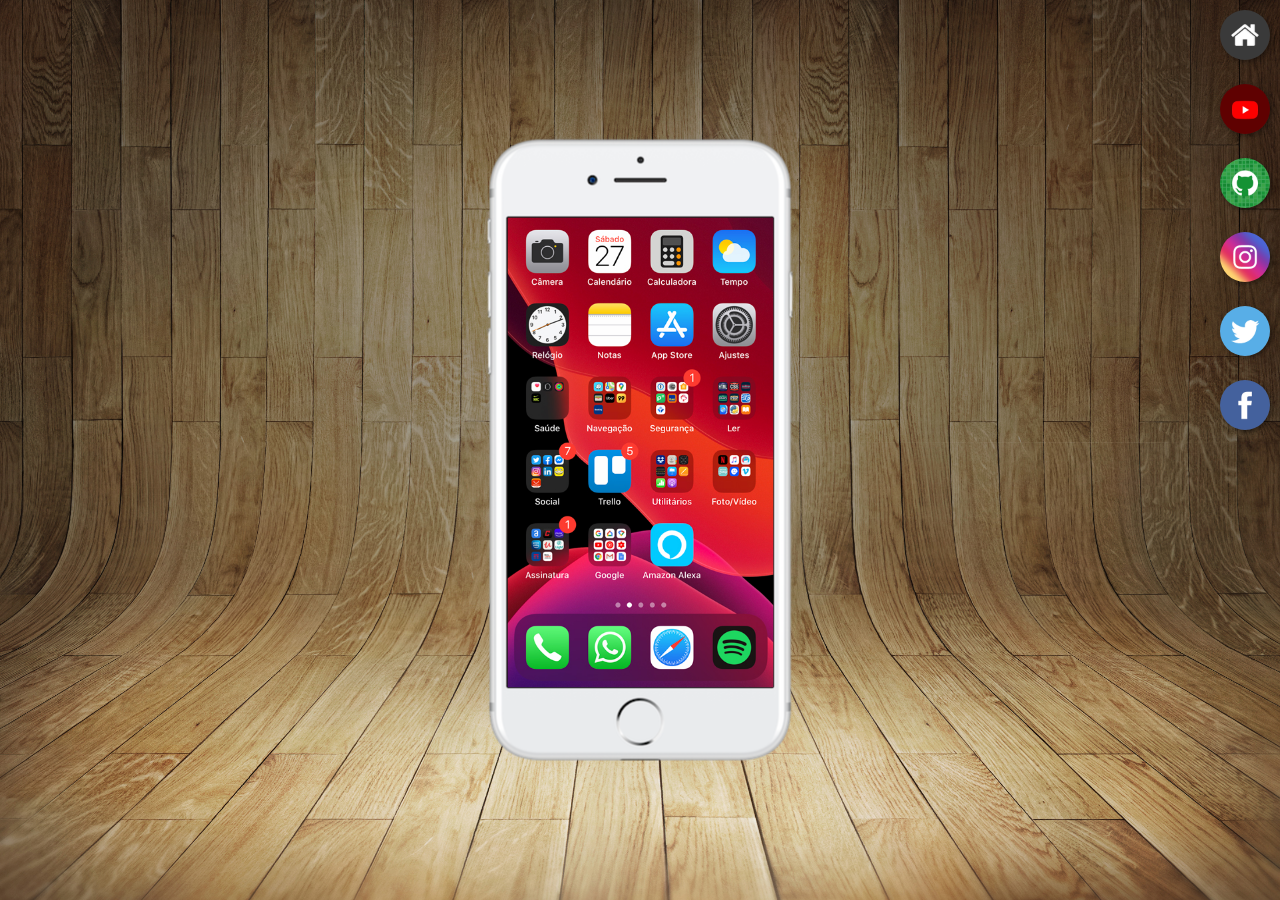
<file: index.html>
<!DOCTYPE html>
<html lang="pt-br">
<head>
    <meta charset="UTF-8">
    <meta http-equiv="X-UA-Compatible" content="IE=edge">
    <meta name="viewport" content="width=device-width, initial-scale=1.0">
    <link rel="shortcut icon" href="favicon.ico" type="image/x-icon">
    <link rel="stylesheet" href="estilos/style.css">
    <title>Projeto Redes Sociais</title>
</head>
<body>
    <main>
        <section id="telefone">
            <iframe src="home.html" name="tela" id="tela" frameborder="0">
                Seu navegador não é compativel com isso.
            </iframe>
        </section>
        <section id="redes-sociais">
            <a href="home.html" target="tela"><img src="imagens/logo-home.jpg" alt="Home"></a><br>
            <a href="youtube.html" target="tela"><img src="imagens/logo-youtube.jpg" alt="Youtube"></a><br>
            <a href="github.html" target="tela"><img src="imagens/logo-github.jpg" alt="Github"></a><br>
            <a href="instagram.html" target="tela"><img src="imagens/logo-instagram.jpg" alt="Instagram"></a><br>
            <a href="twitter.html" target="tela"><img src="imagens/logo-twitter.jpg" alt="Twitter"></a><br>
            <a href="fecebook.html" target="tela"><img src="imagens/logo-facebook.jpg" alt="Facebook"></a>
        </section>
    </main>
</body>
</html>
</file>
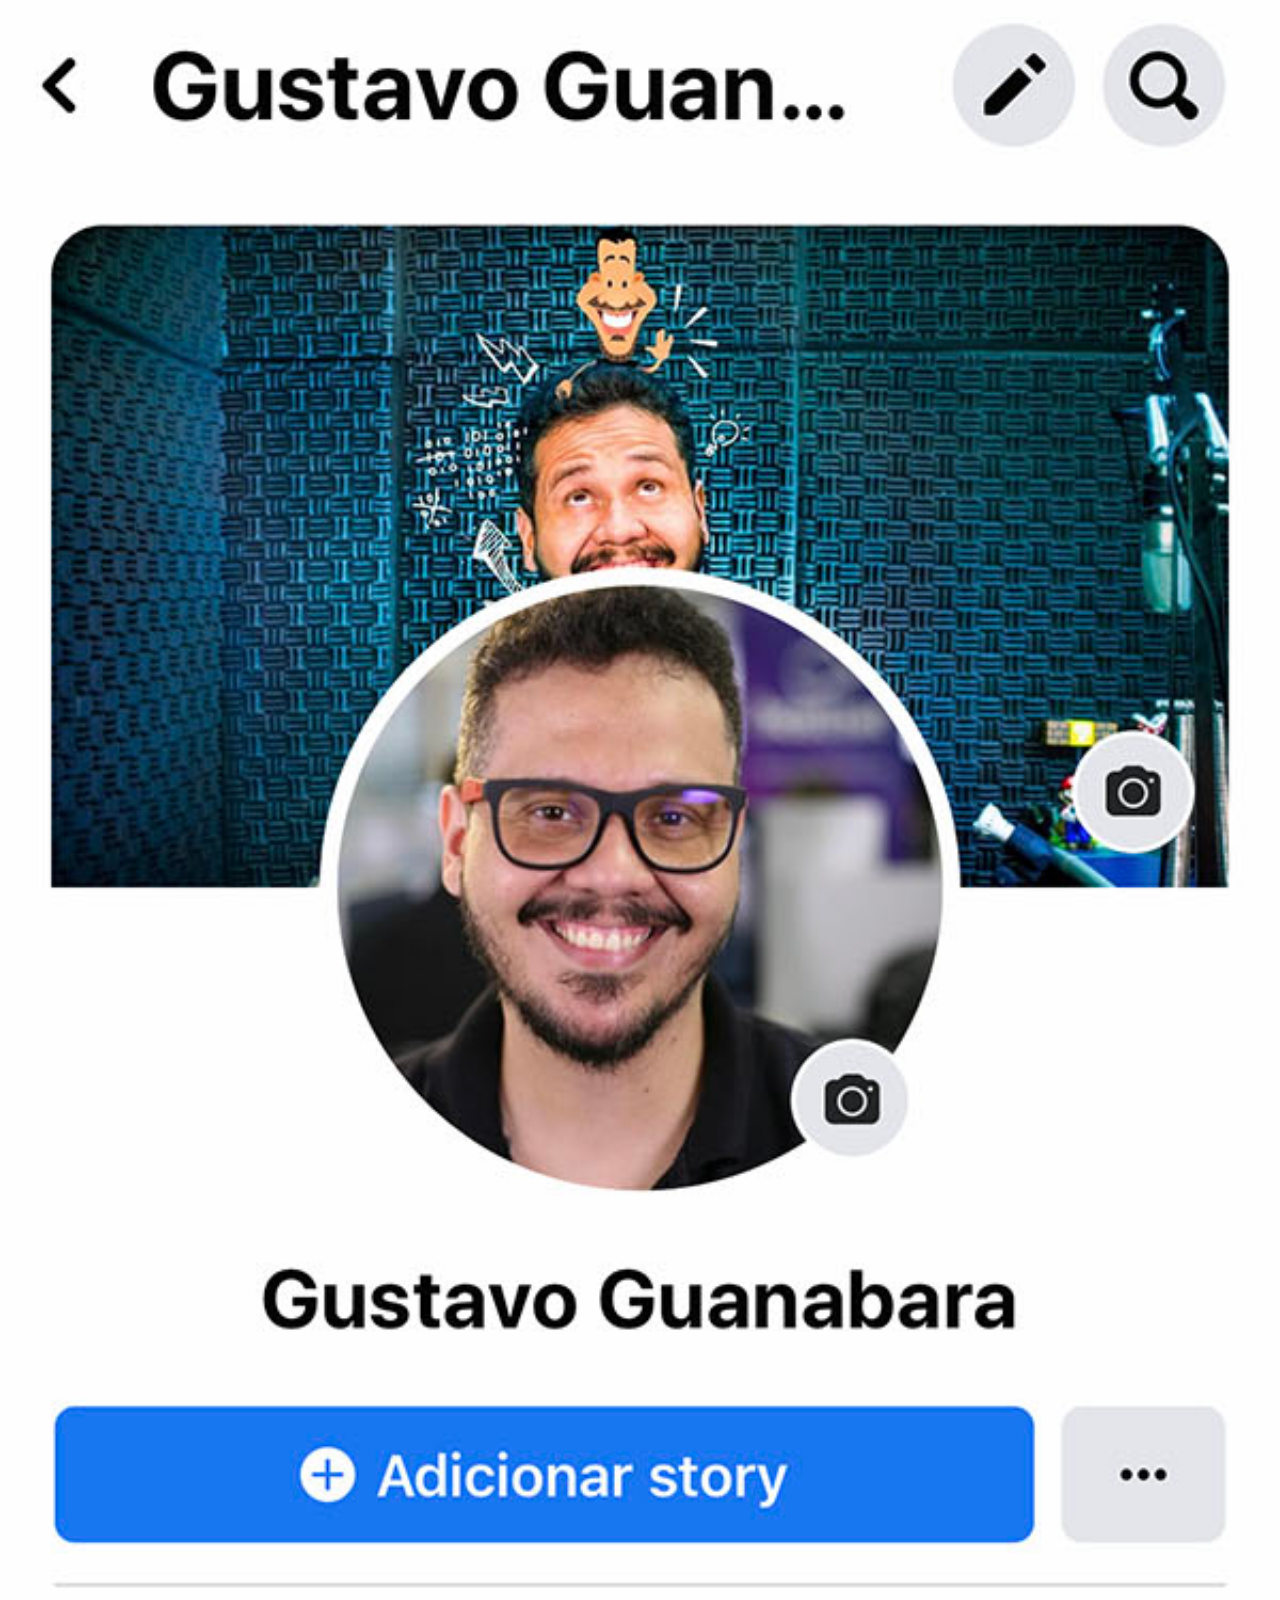
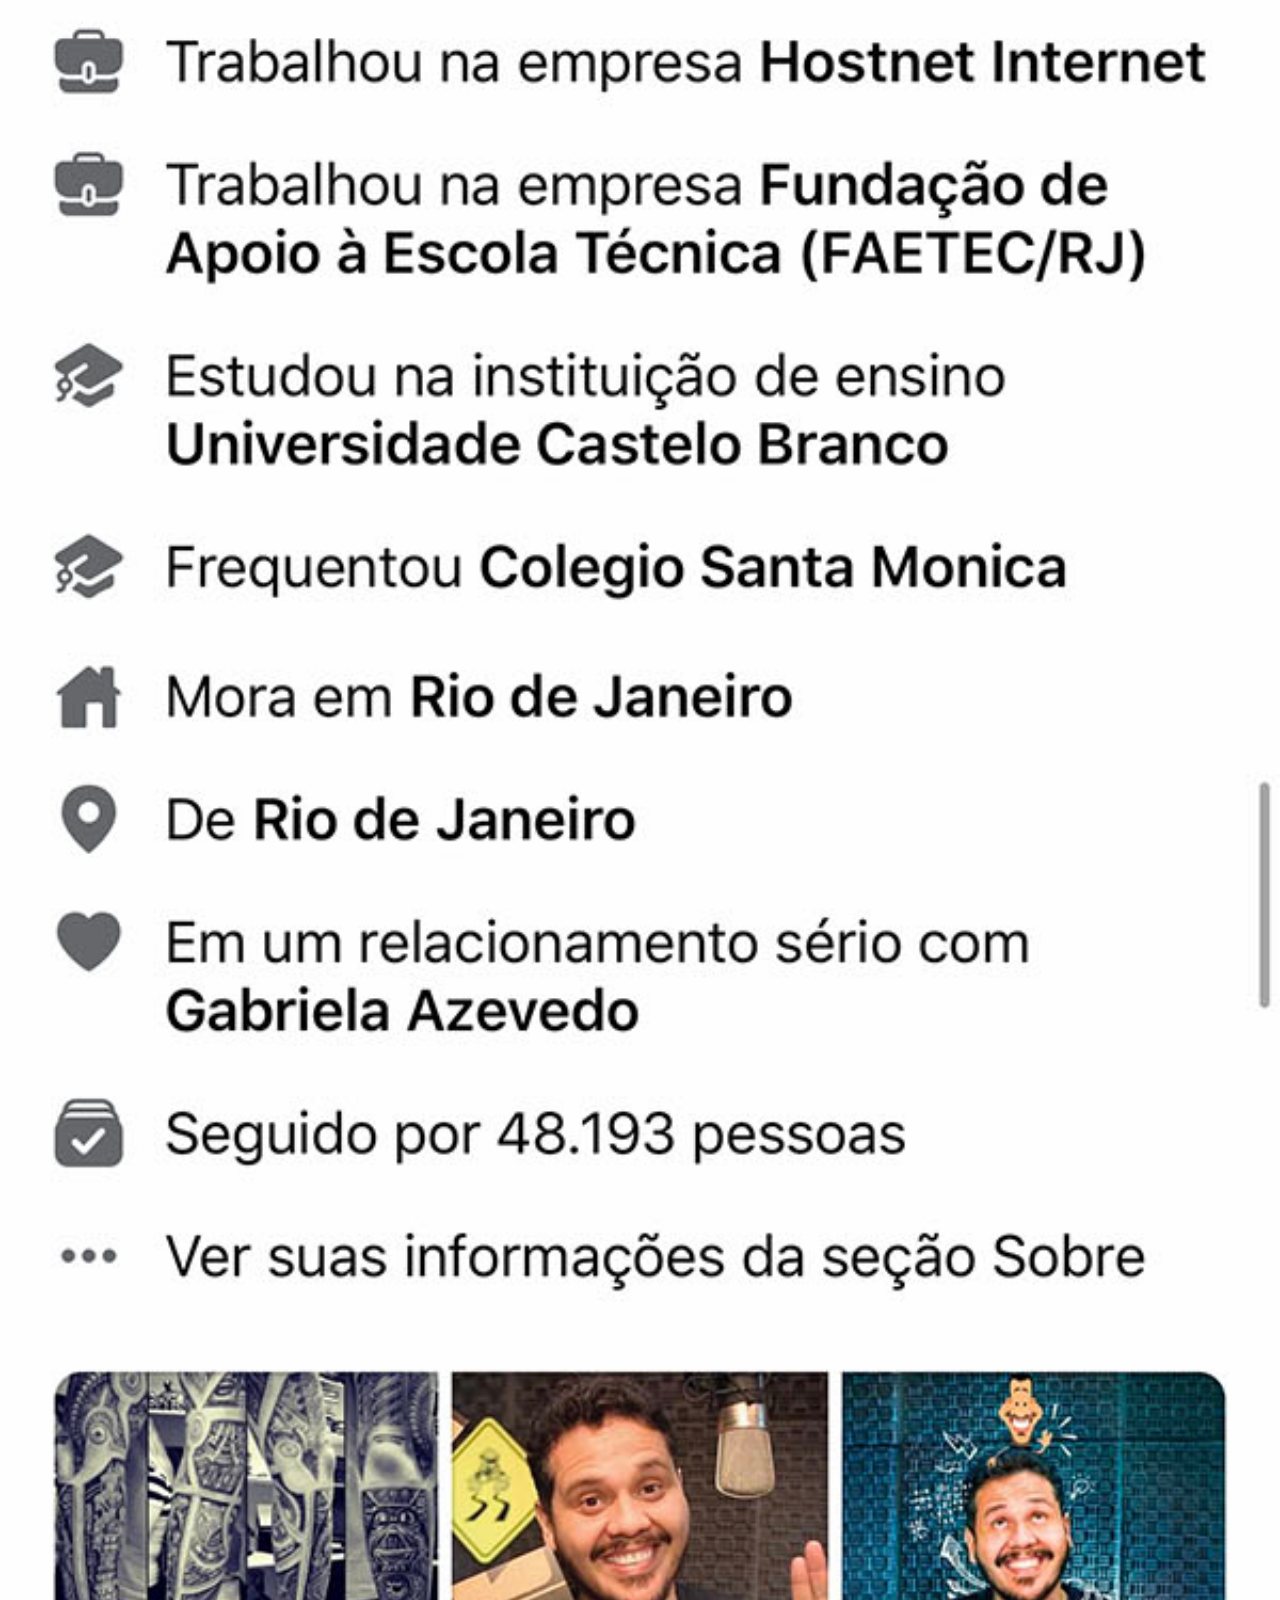
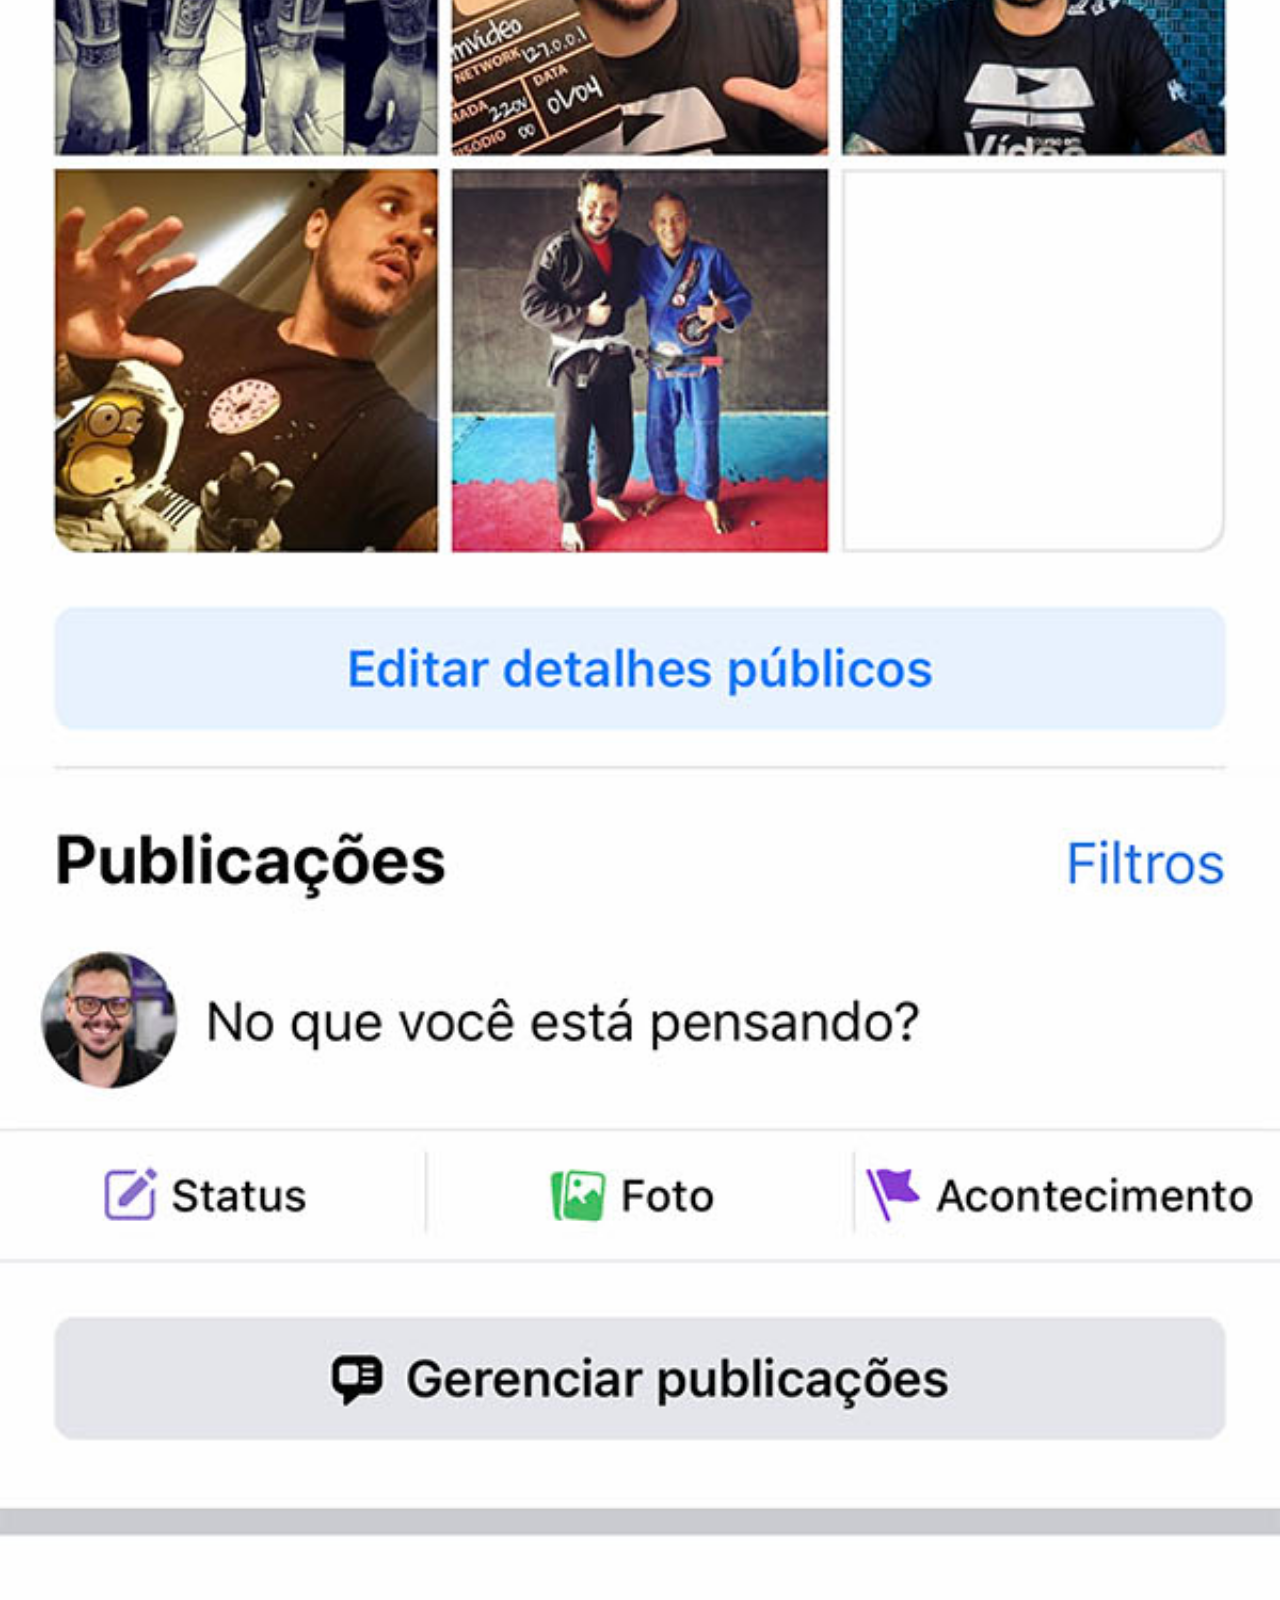
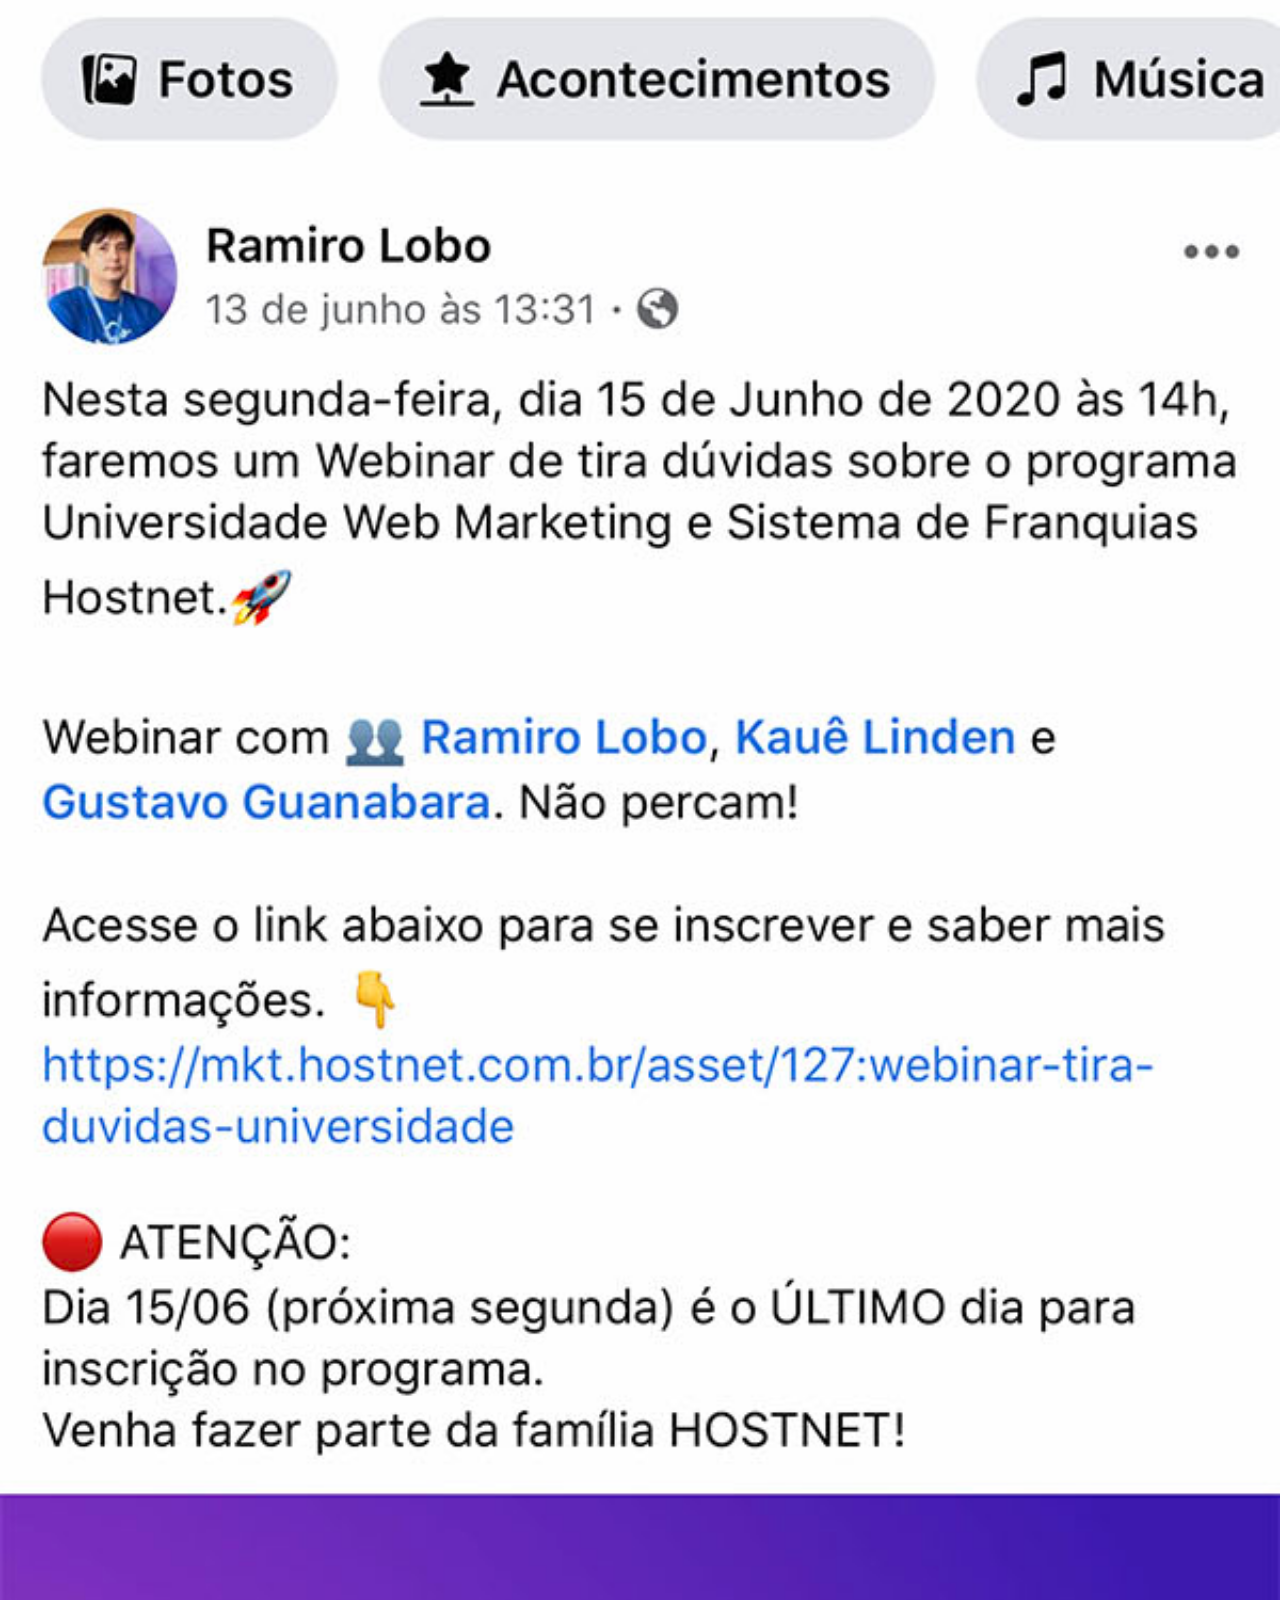
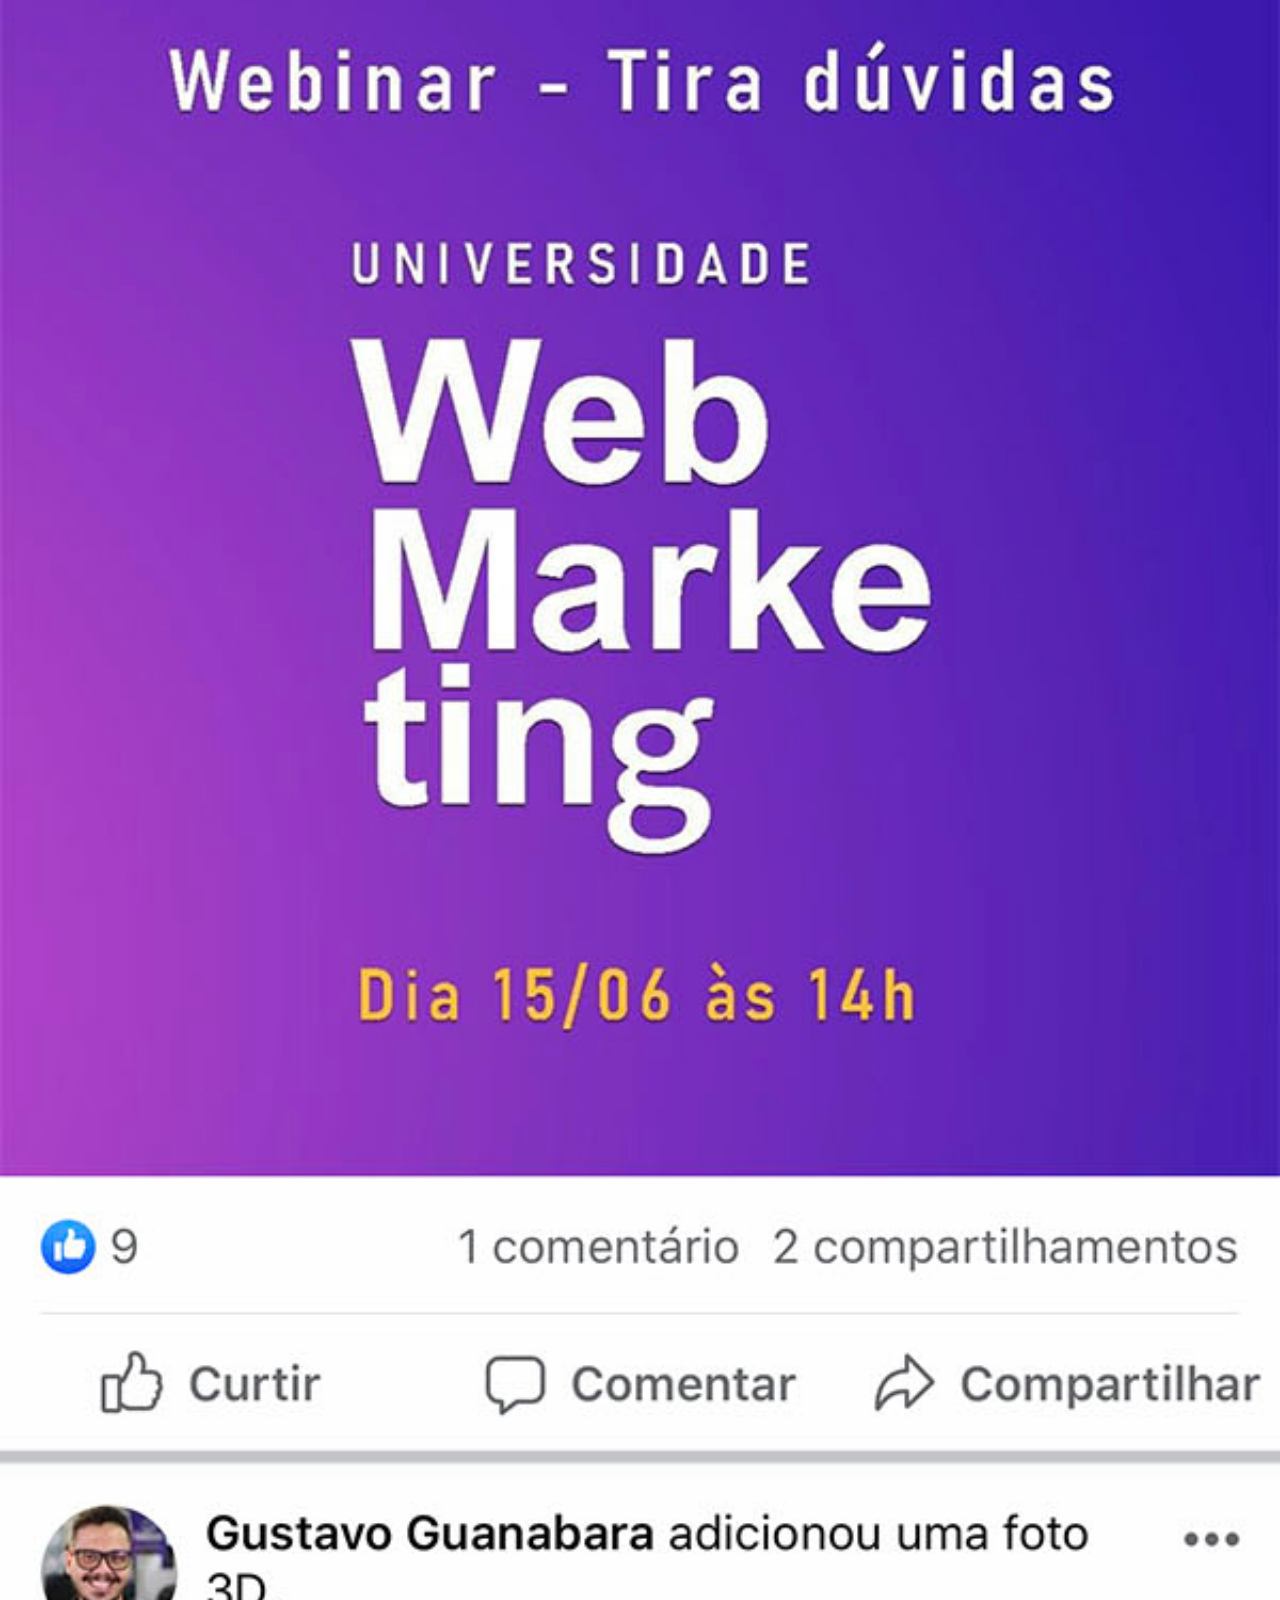
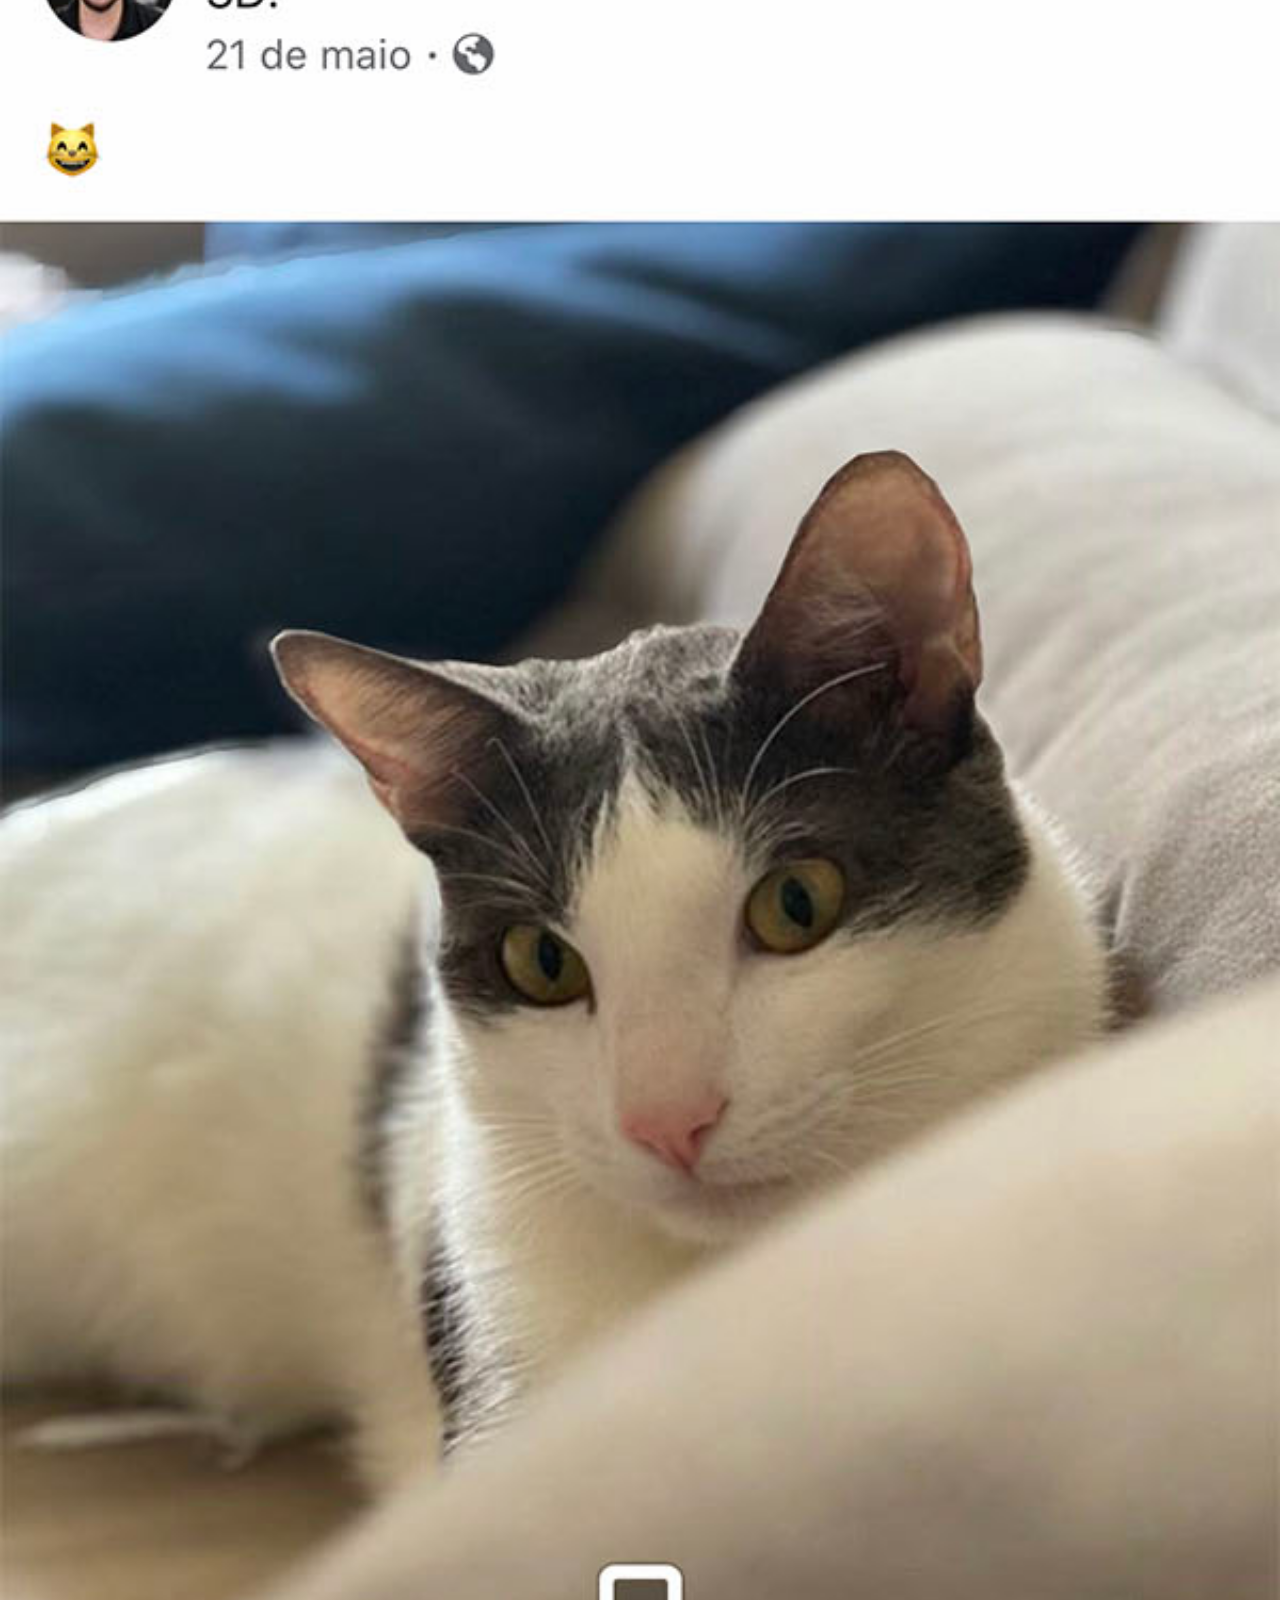
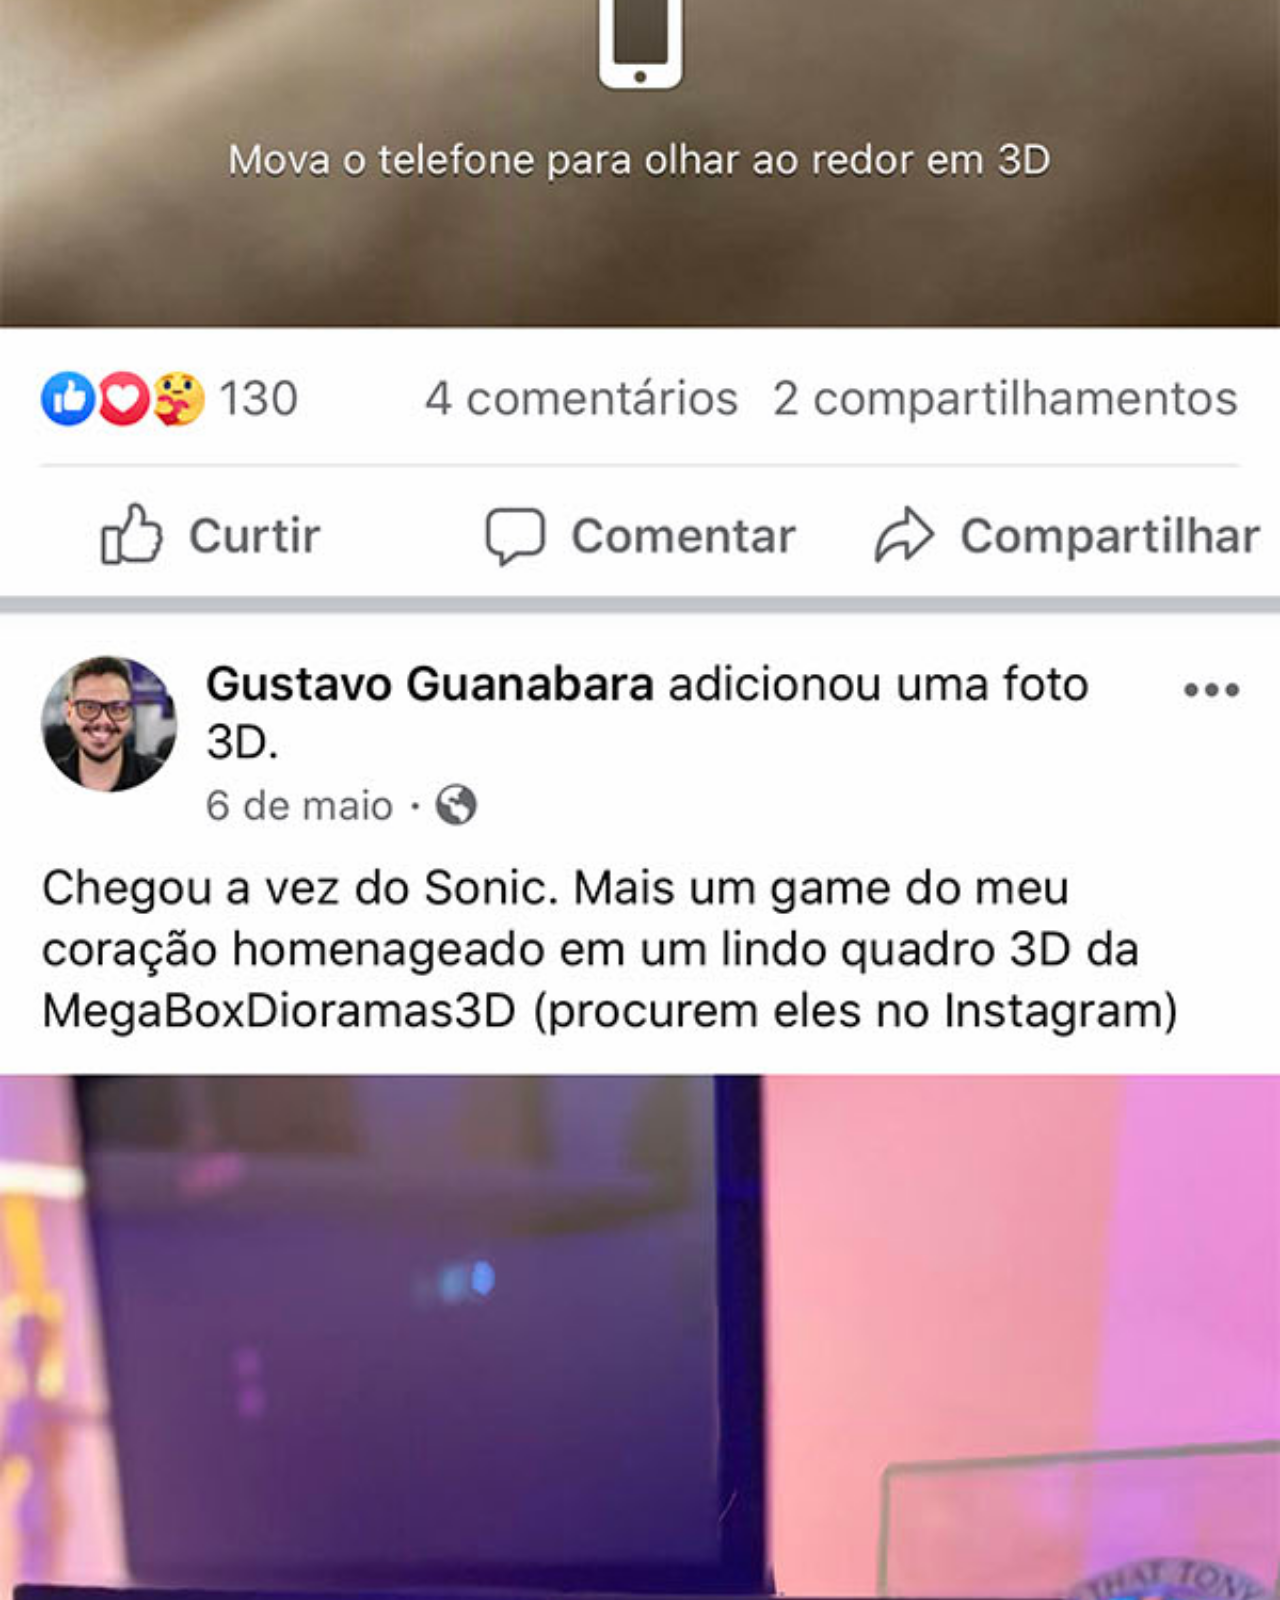
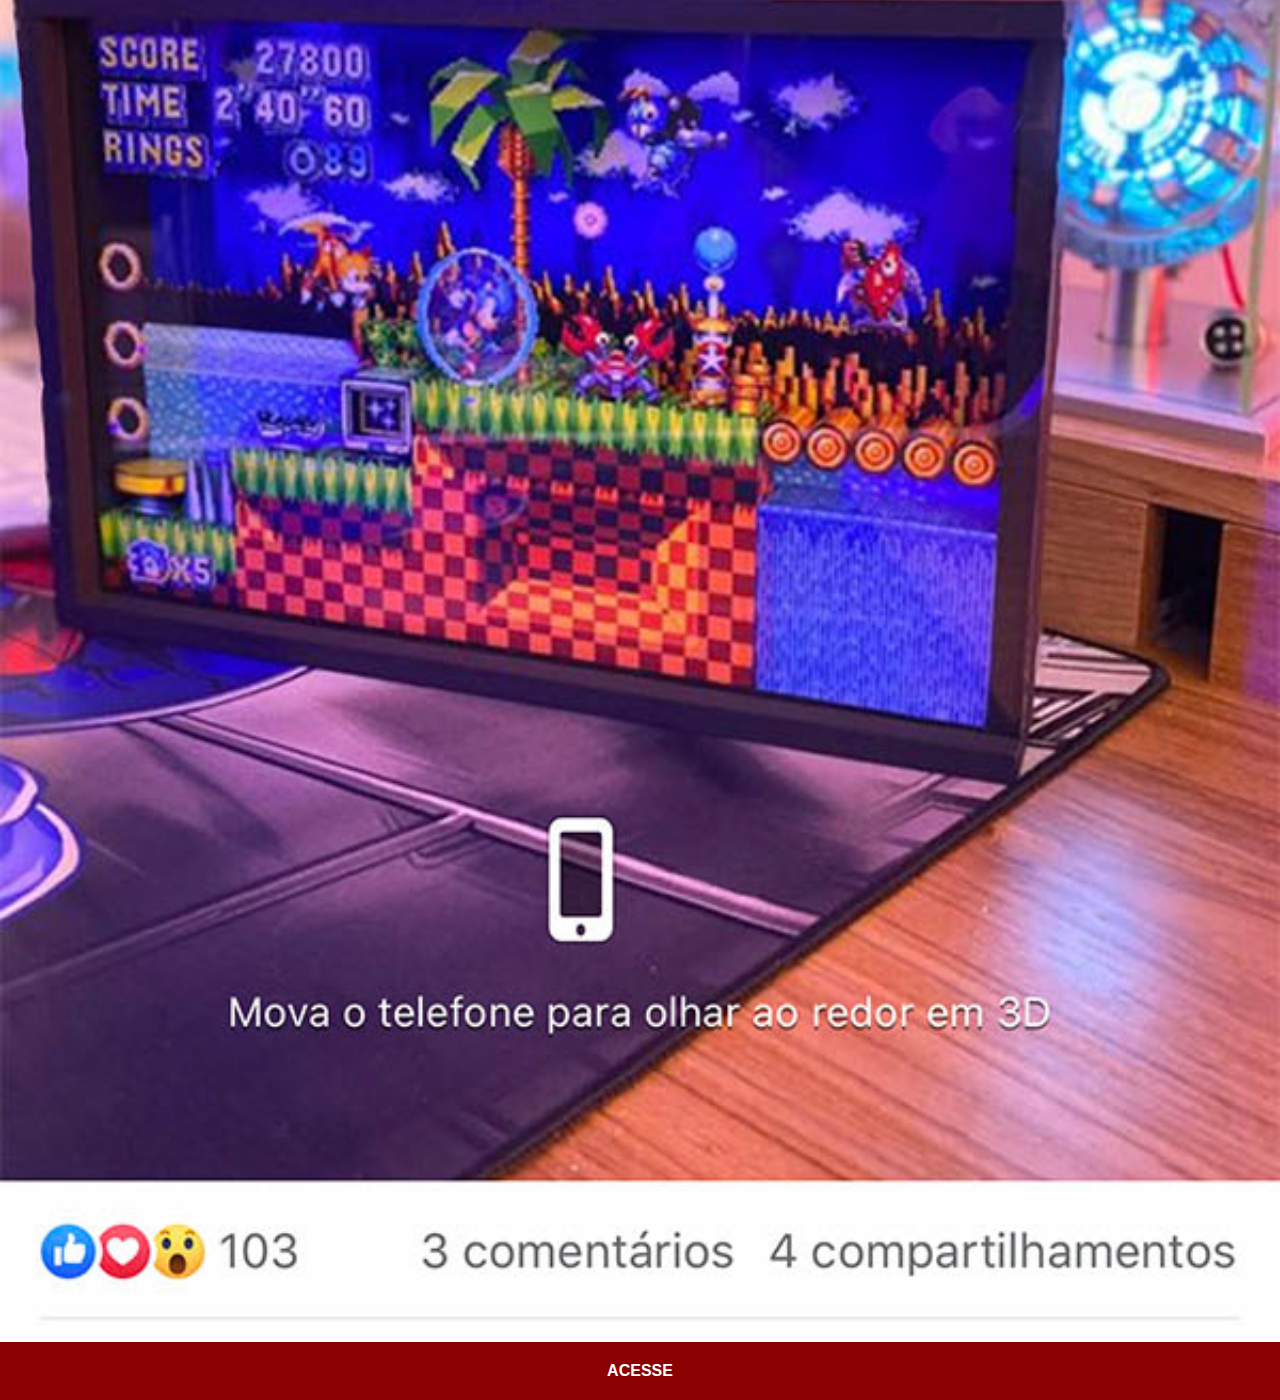
<file: fecebook.html>
<!DOCTYPE html>
<html lang="pt-br">
<head>
    <meta charset="UTF-8">
    <meta http-equiv="X-UA-Compatible" content="IE=edge">
    <meta name="viewport" content="width=device-width, initial-scale=1.0">
    <title>Facebook</title>
    <link rel="stylesheet" href="estilos/social.css">
</head>
<body>
    <img src="imagens/tela-facebook.jpg" alt="Facebook">
    <a href="https://www.facebook.com/gustavoguanabara?mibextid=ZbWKwL">ACESSE</a>
</body>
</html>
</file>
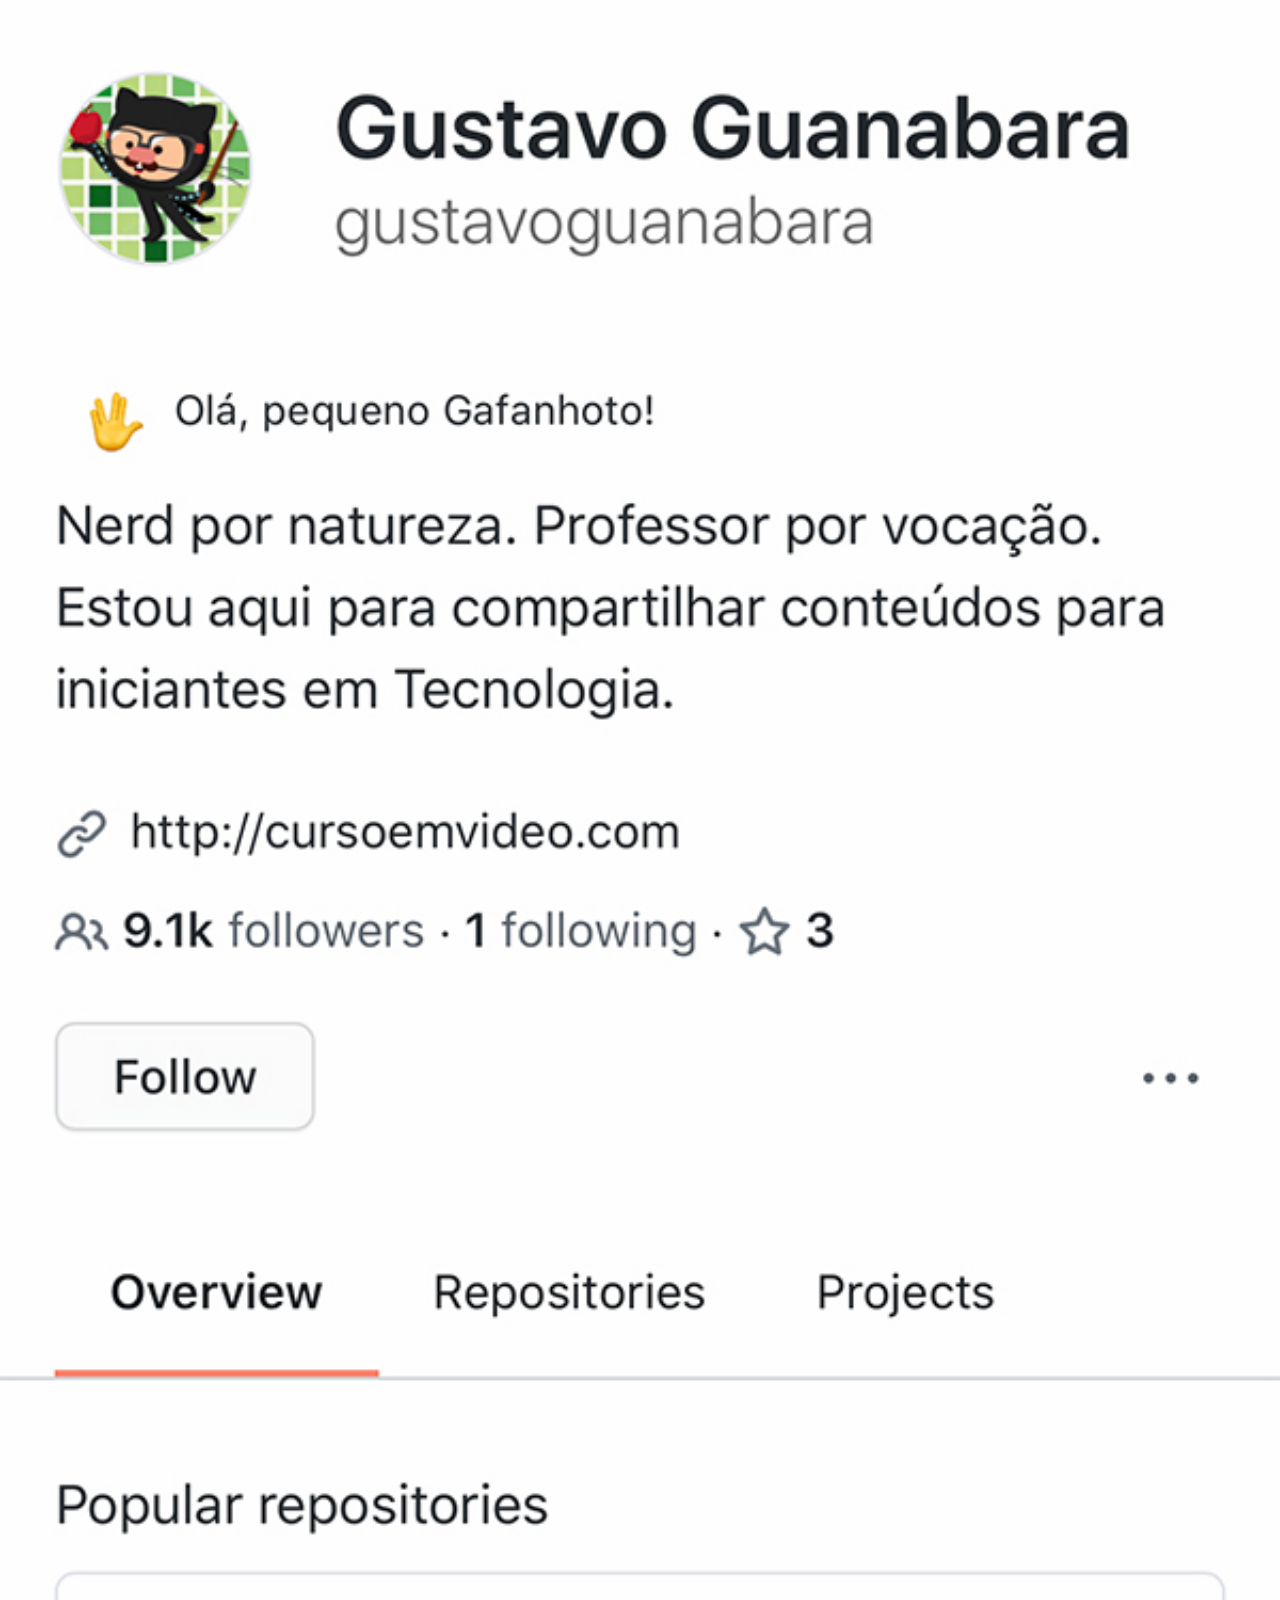
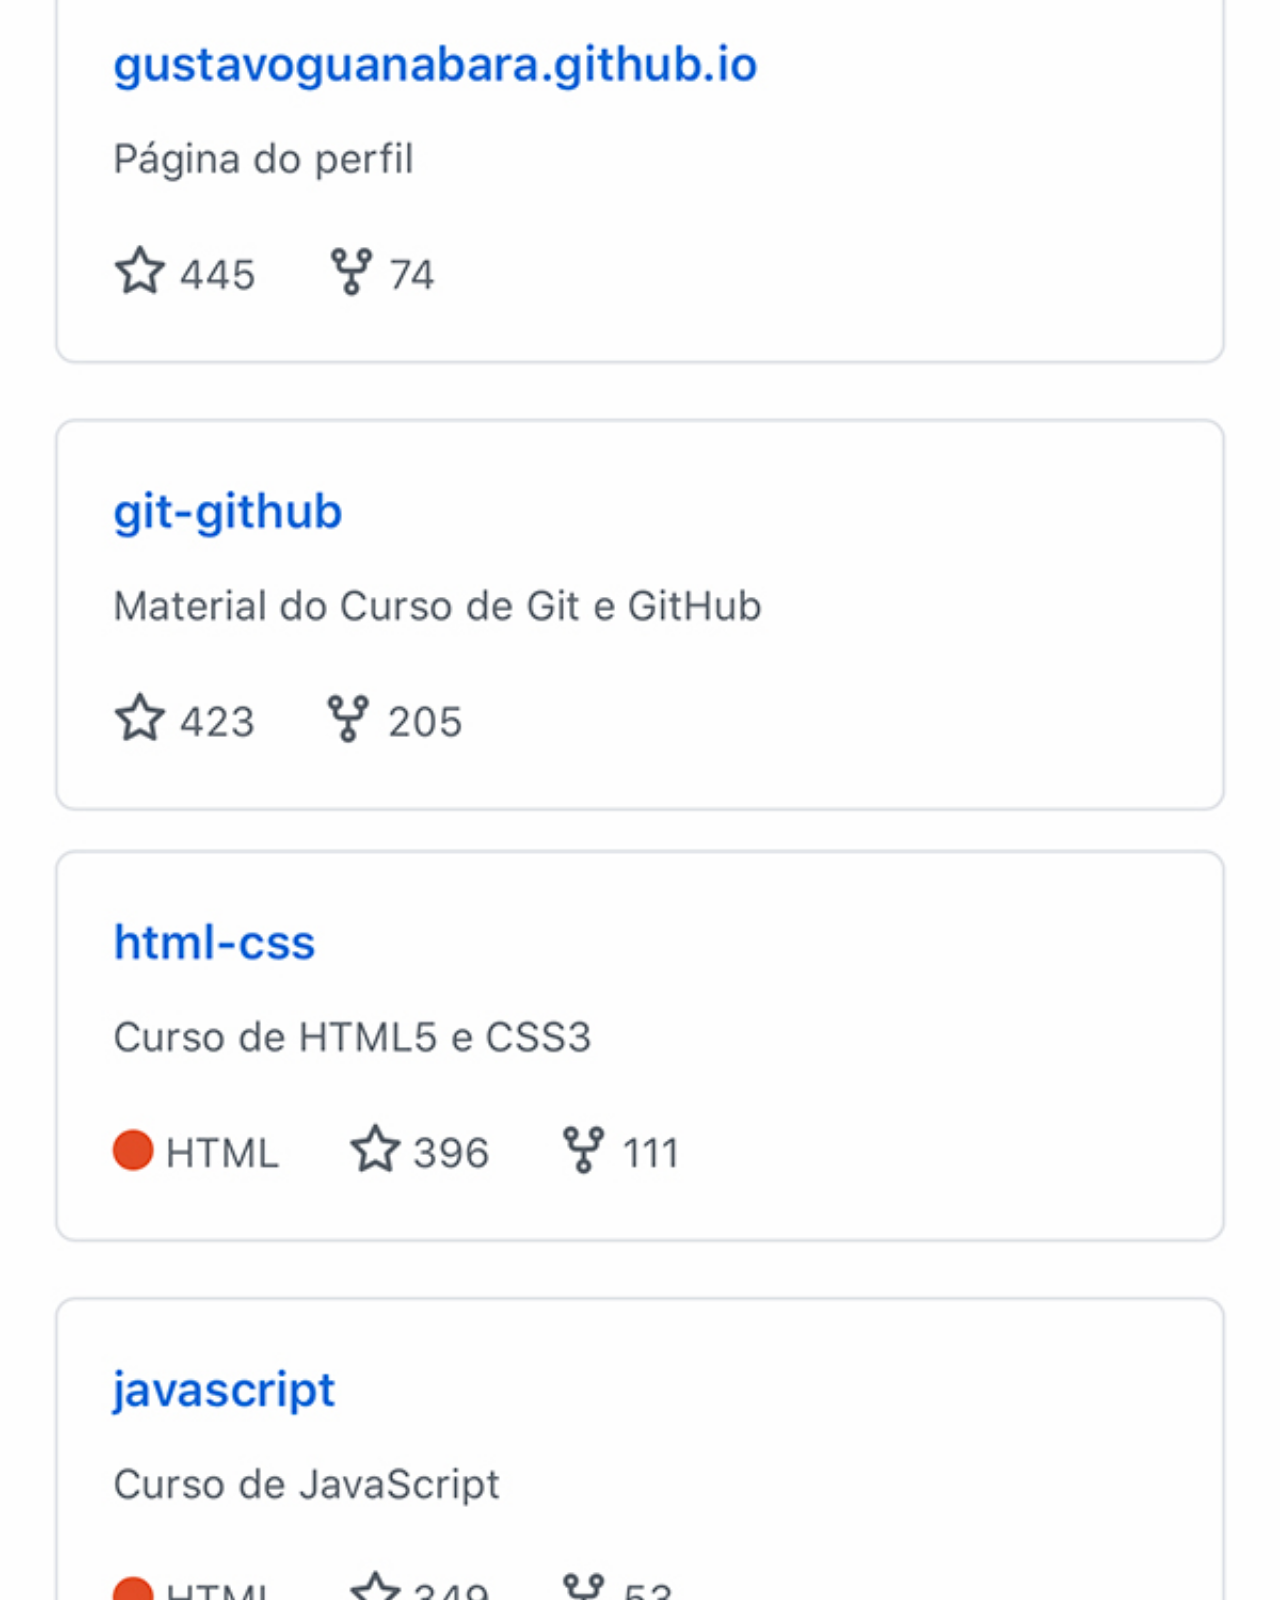
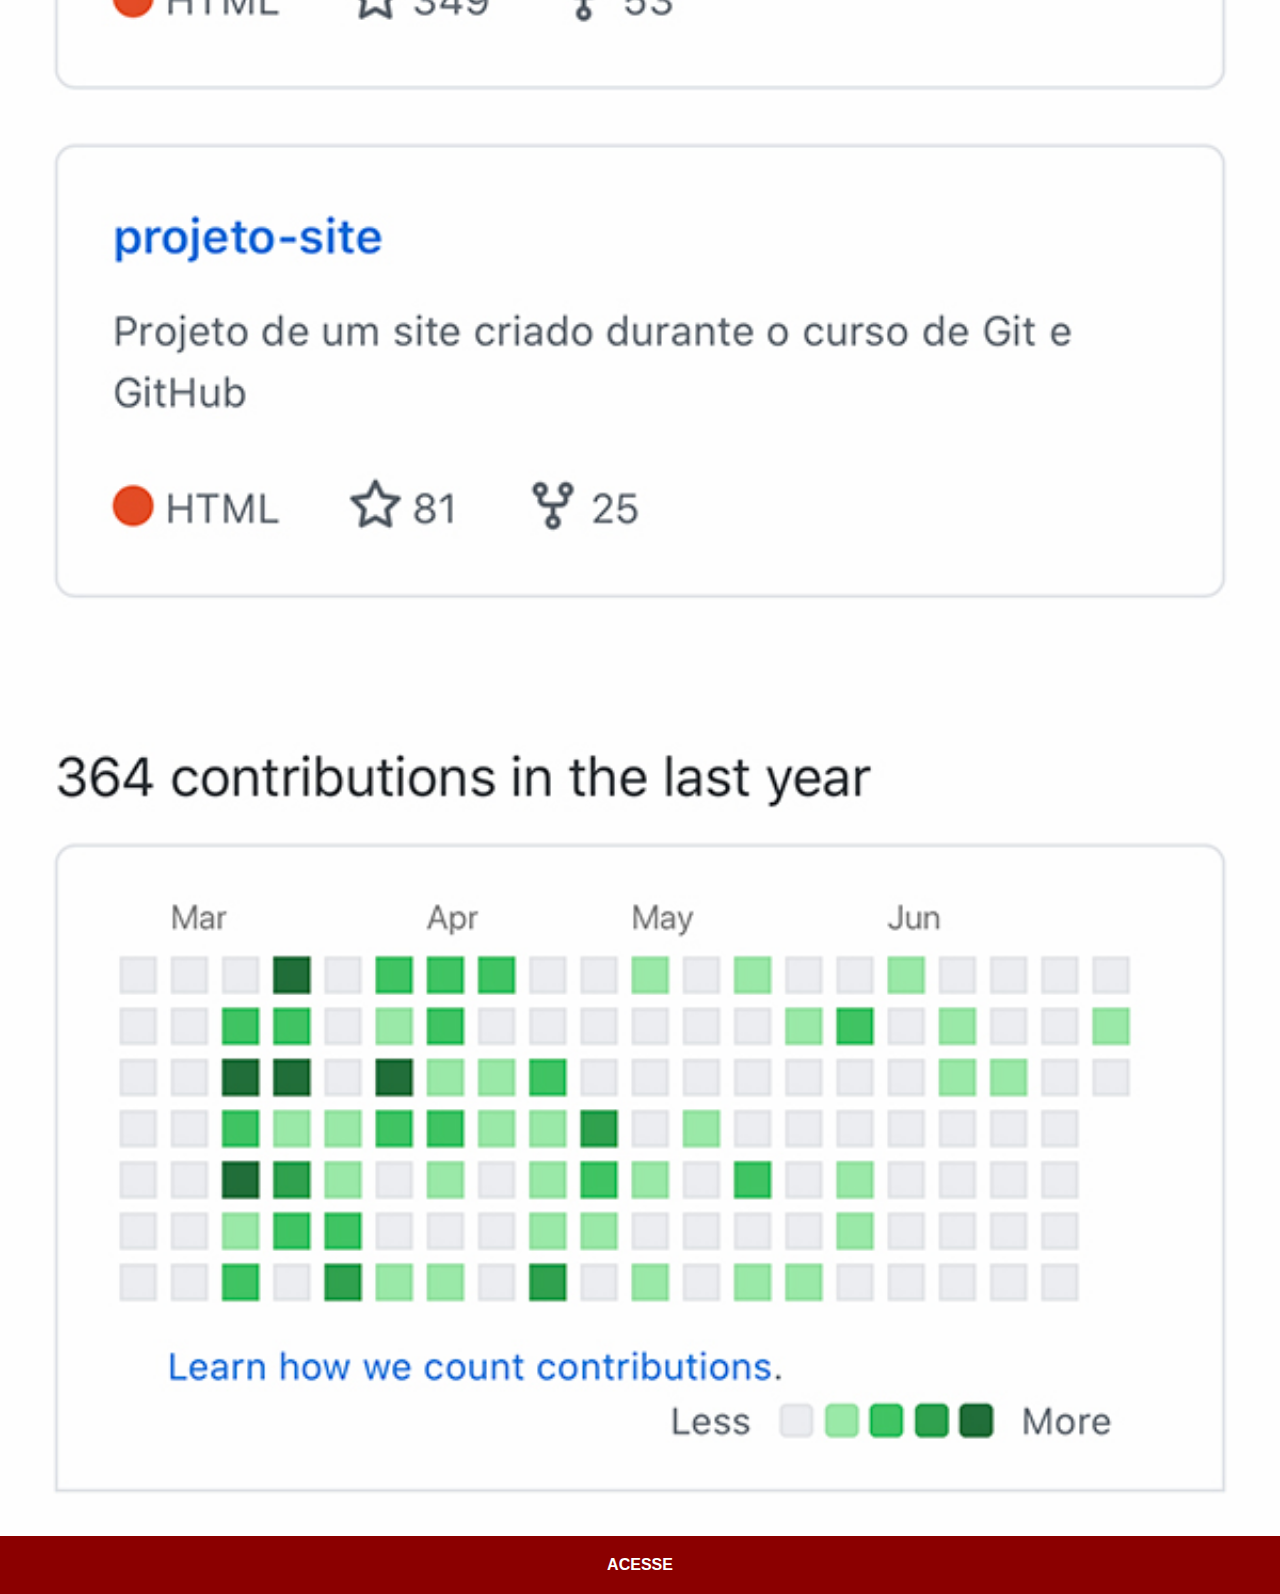
<file: github.html>
<!DOCTYPE html>
<html lang="pt-br">
<head>
    <meta charset="UTF-8">
    <meta http-equiv="X-UA-Compatible" content="IE=edge">
    <meta name="viewport" content="width=device-width, initial-scale=1.0">
    <title>Github</title>
    <link rel="stylesheet" href="estilos/social.css">
</head>
<body>
    <img src="imagens/tela-github.jpg" alt="Github">
    <a href="https://github.com/gustavoguanabara/" target="_blank">ACESSE</a>
</body>
</html>
</file>
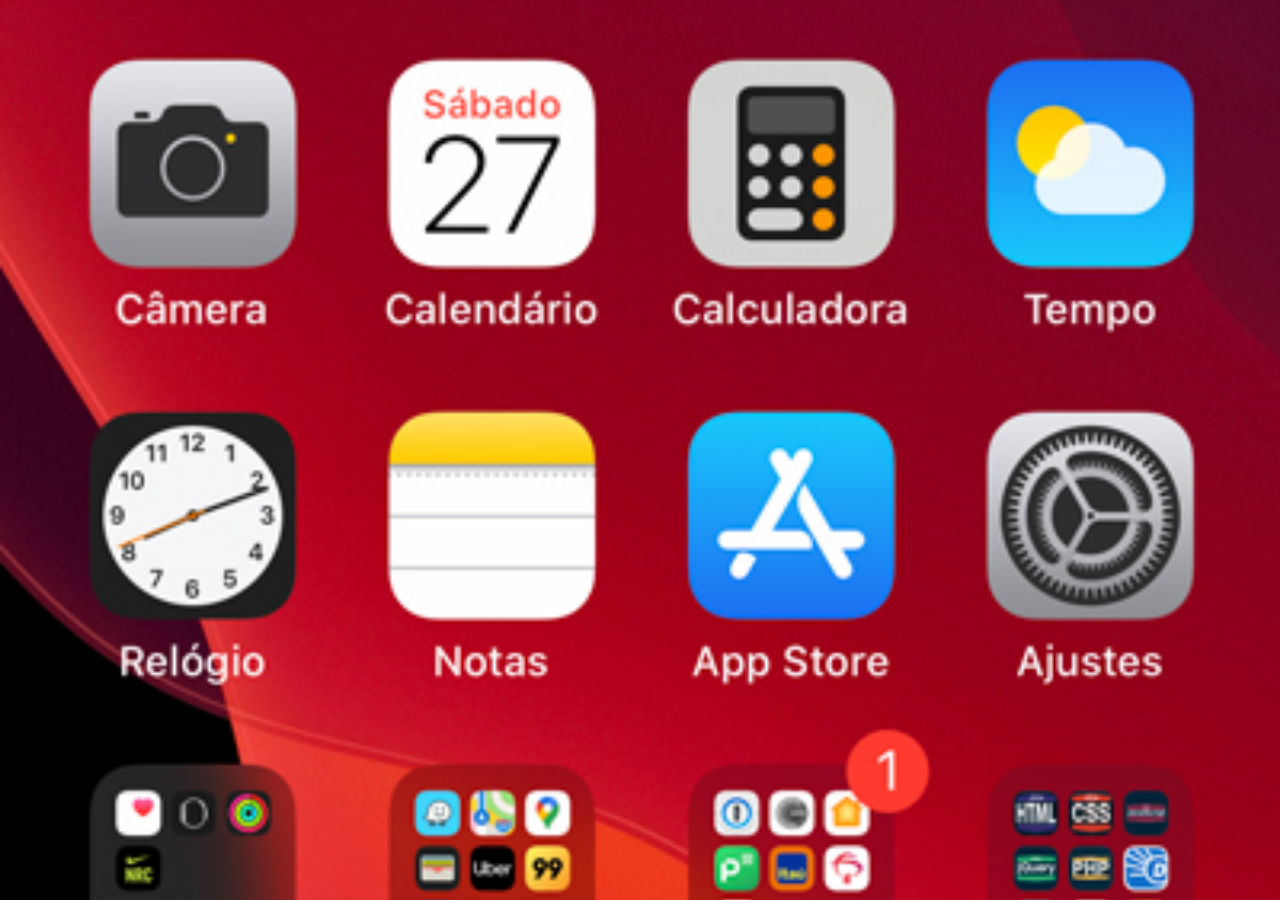
<file: home.html>
<!DOCTYPE html>
<html lang="pt-br>
<head>
    <meta charset="UTF-8">
    <meta http-equiv="X-UA-Compatible" content="IE=edge">
    <meta name="viewport" content="width=device-width, initial-scale=1.0">
    <title>Home</title>
</head>
<style>
    * {
        margin: 0px;
        padding: 0px;
    }

    body {
        width: 100vw;
        height: 100vh;
        background: black url('imagens/tela-home.jpg') no-repeat top center;
        background-size: cover;
    }
</style>
<body>
    
</body>
</html>
</file>
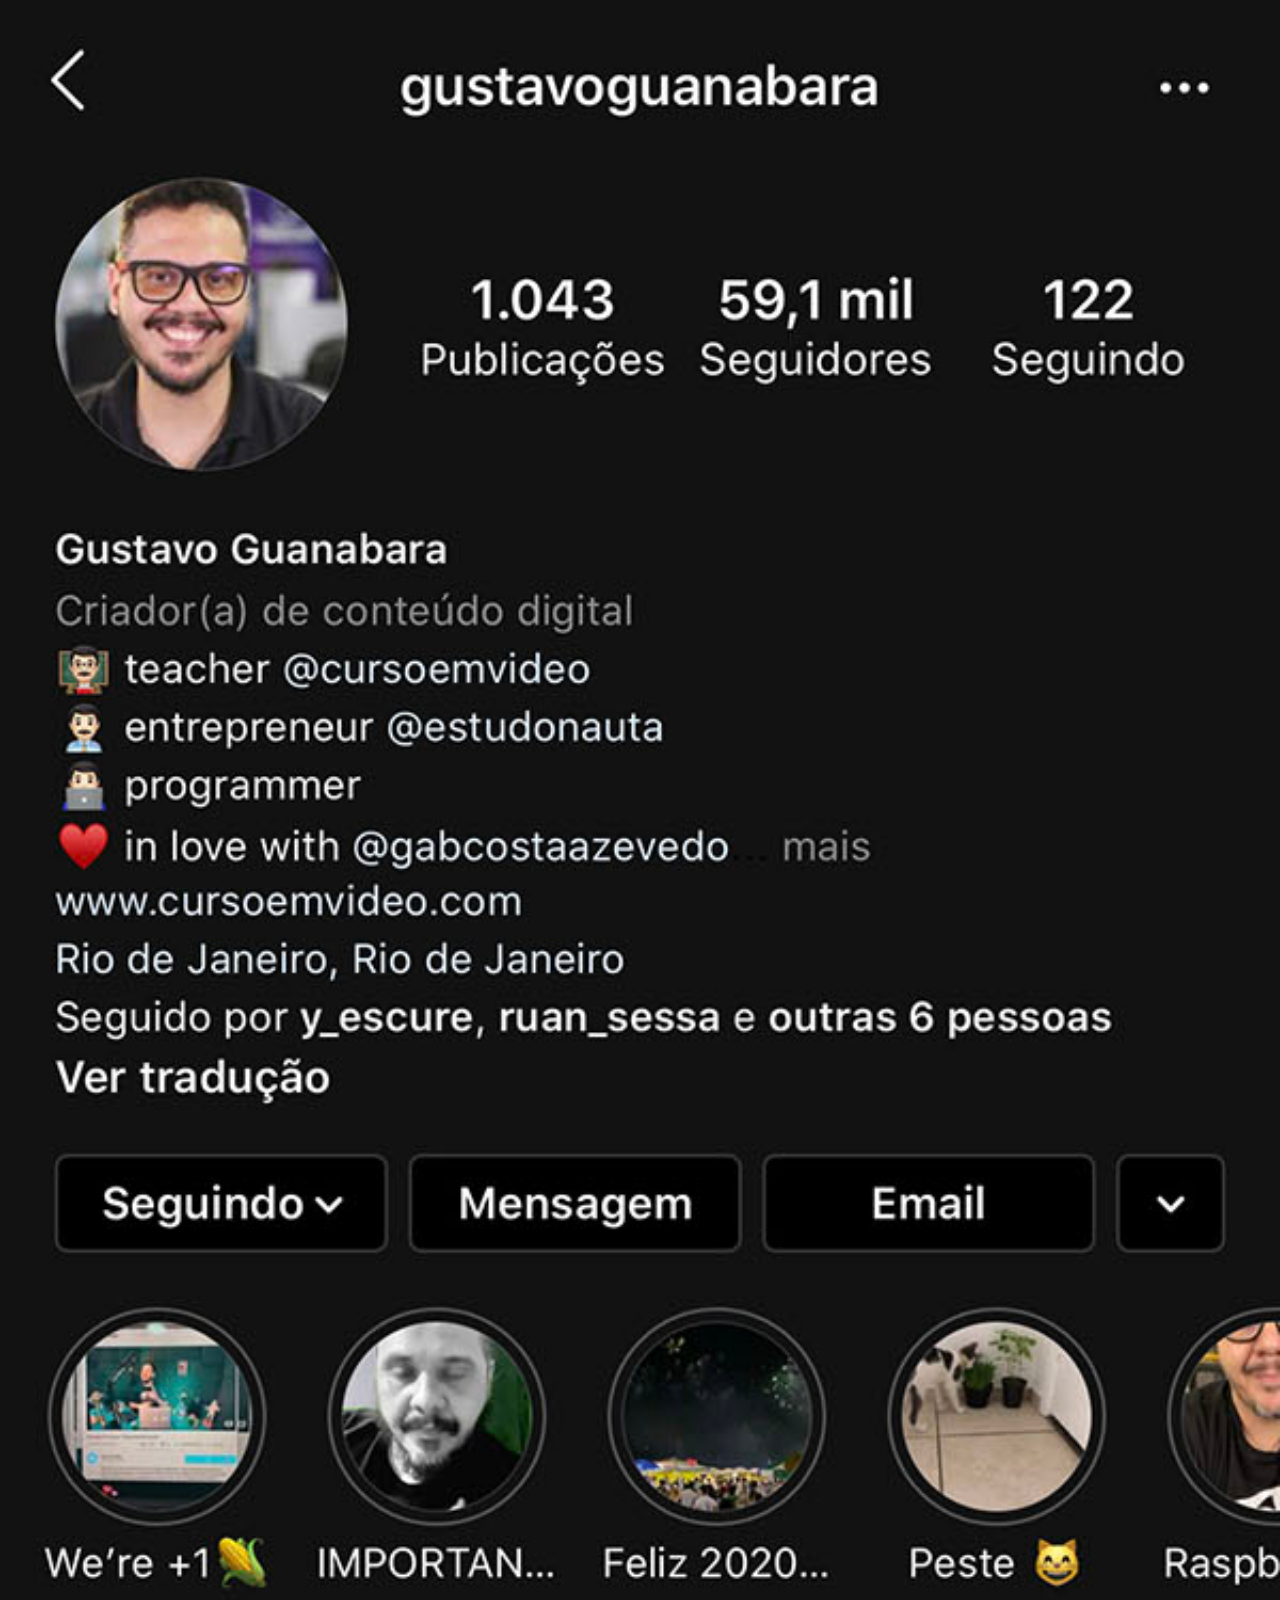
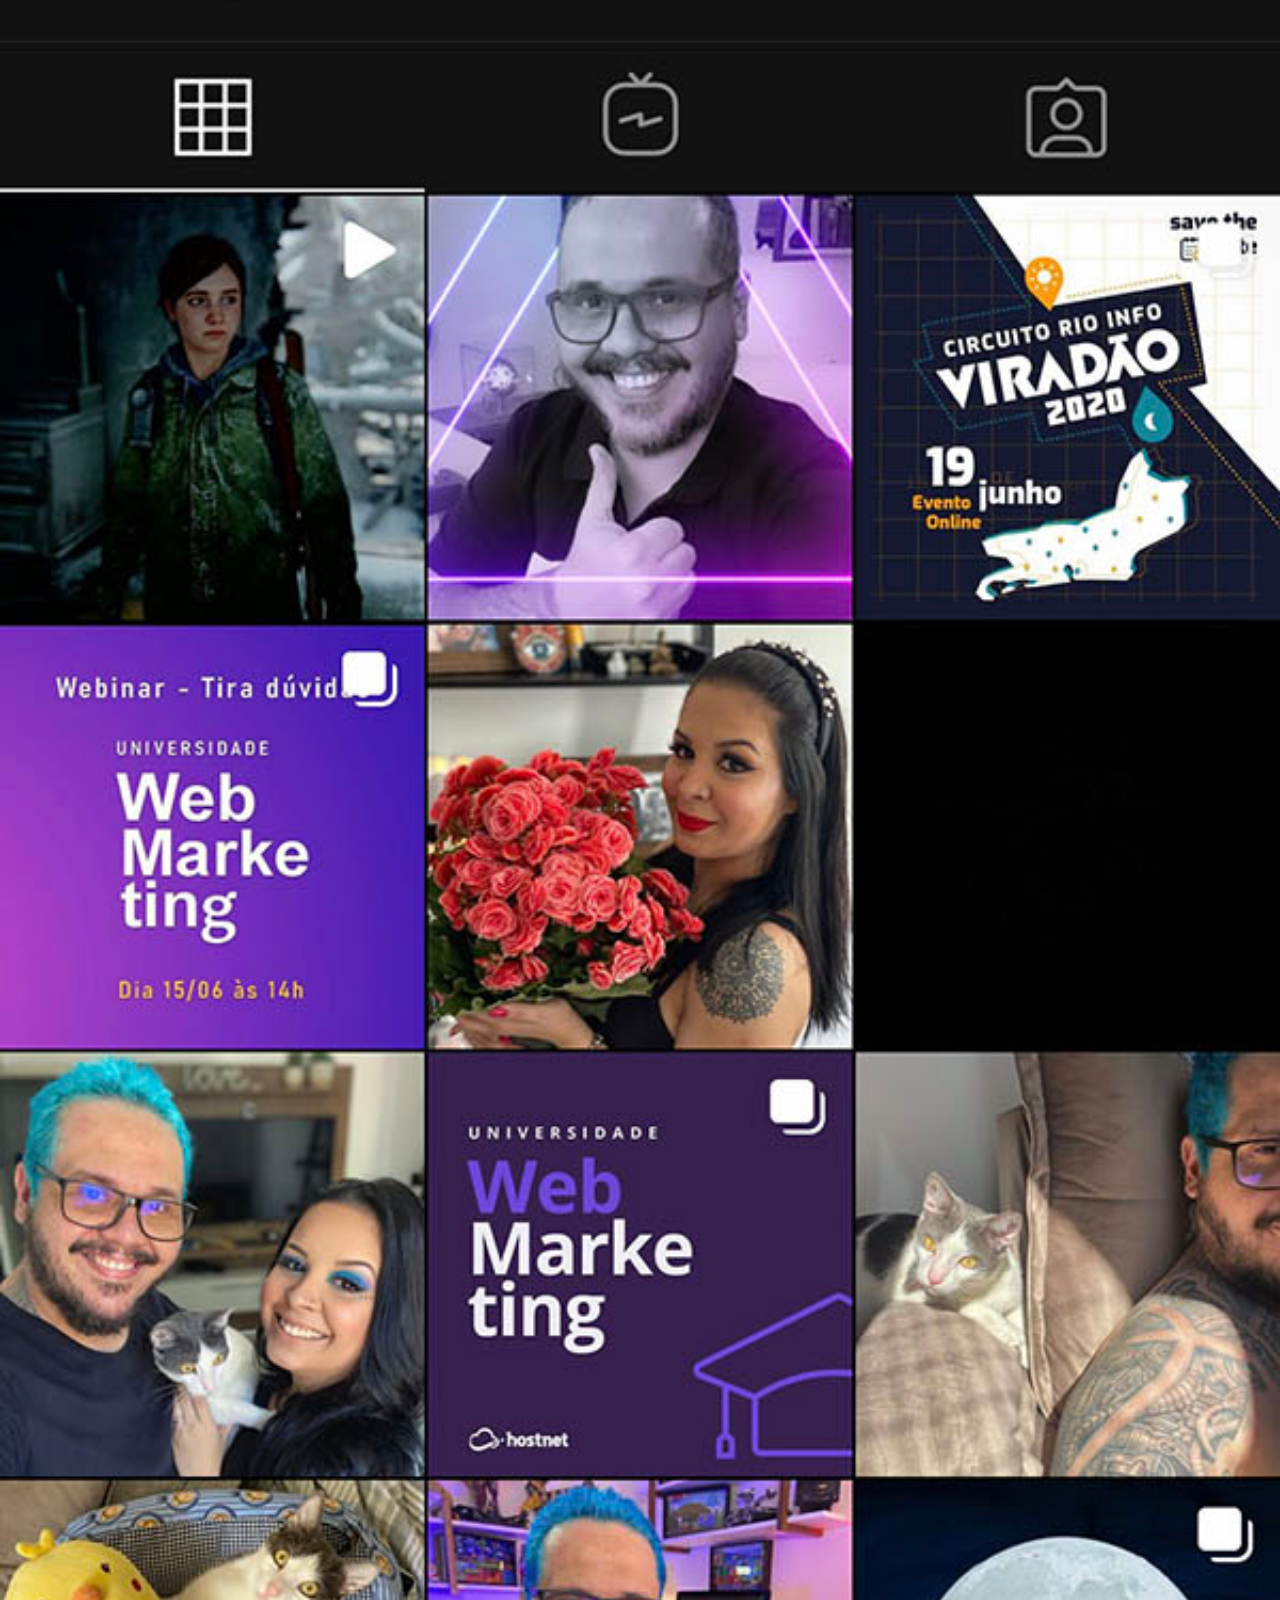
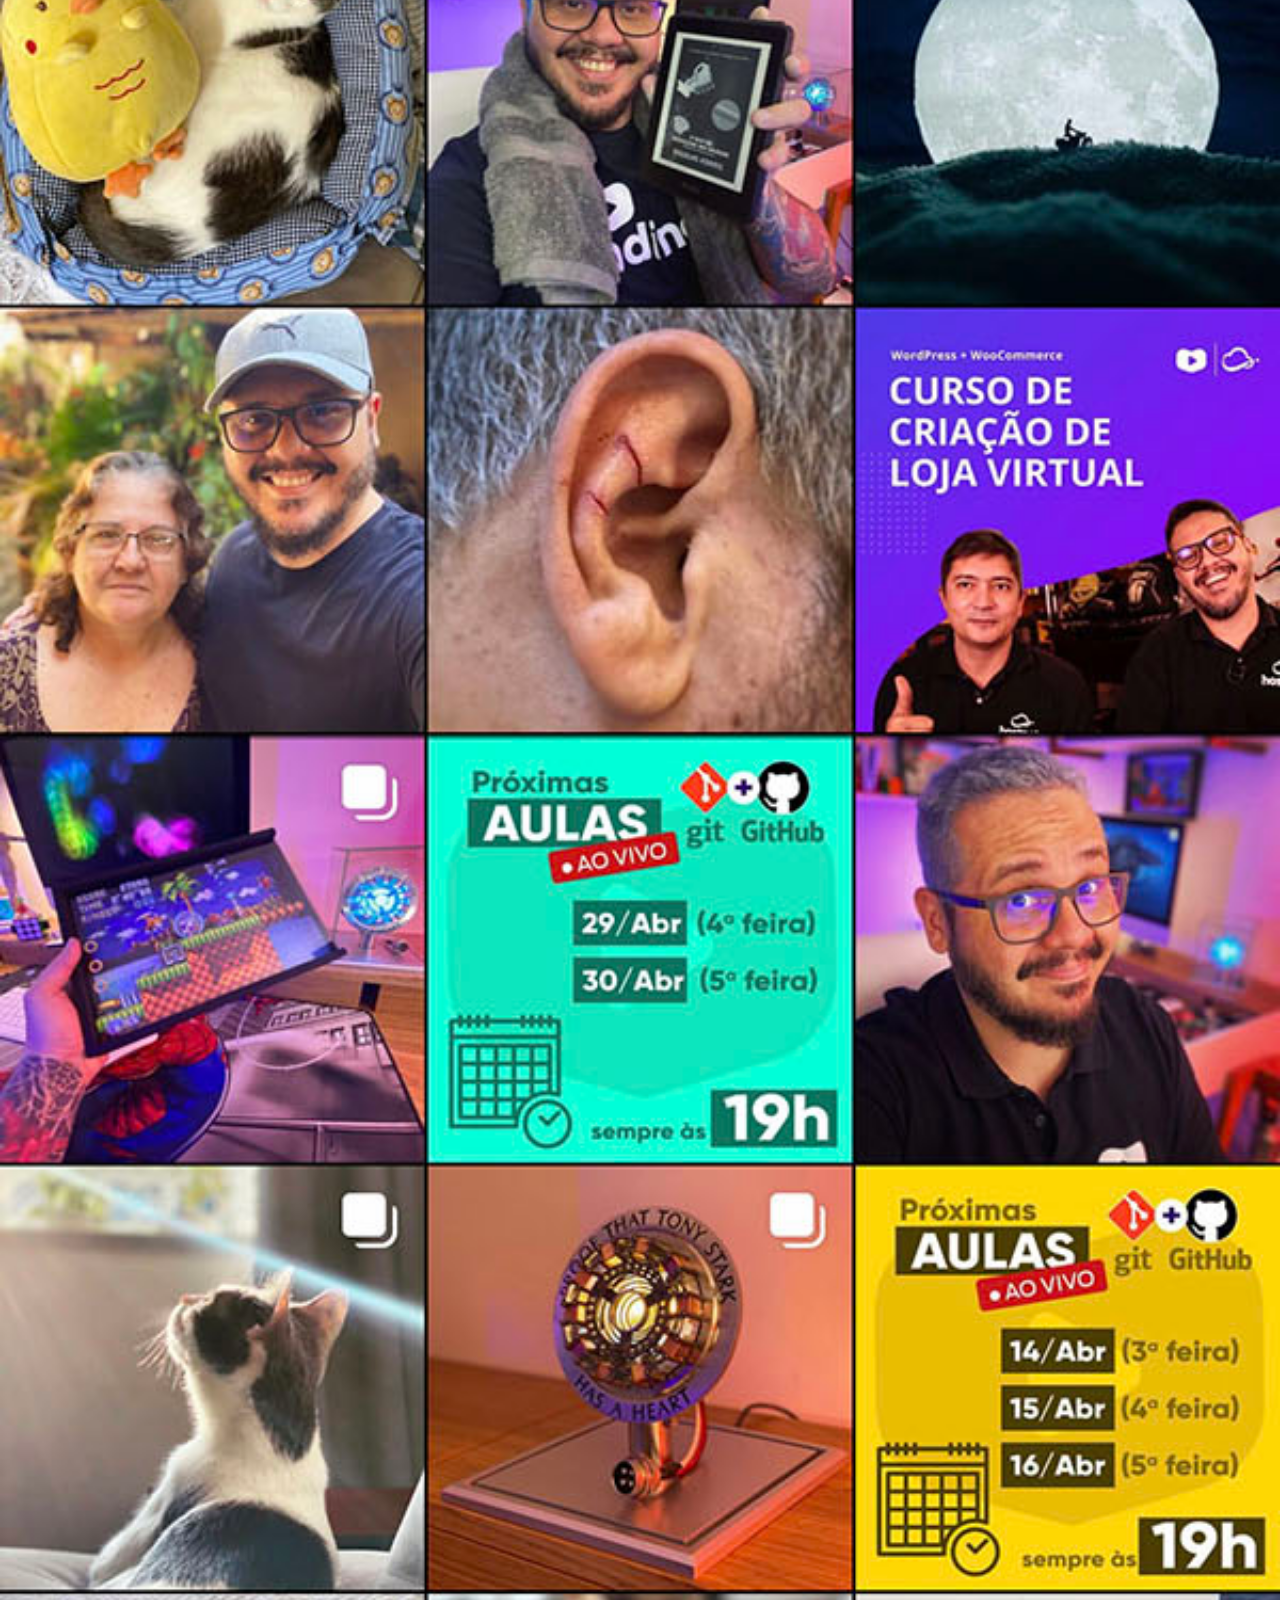
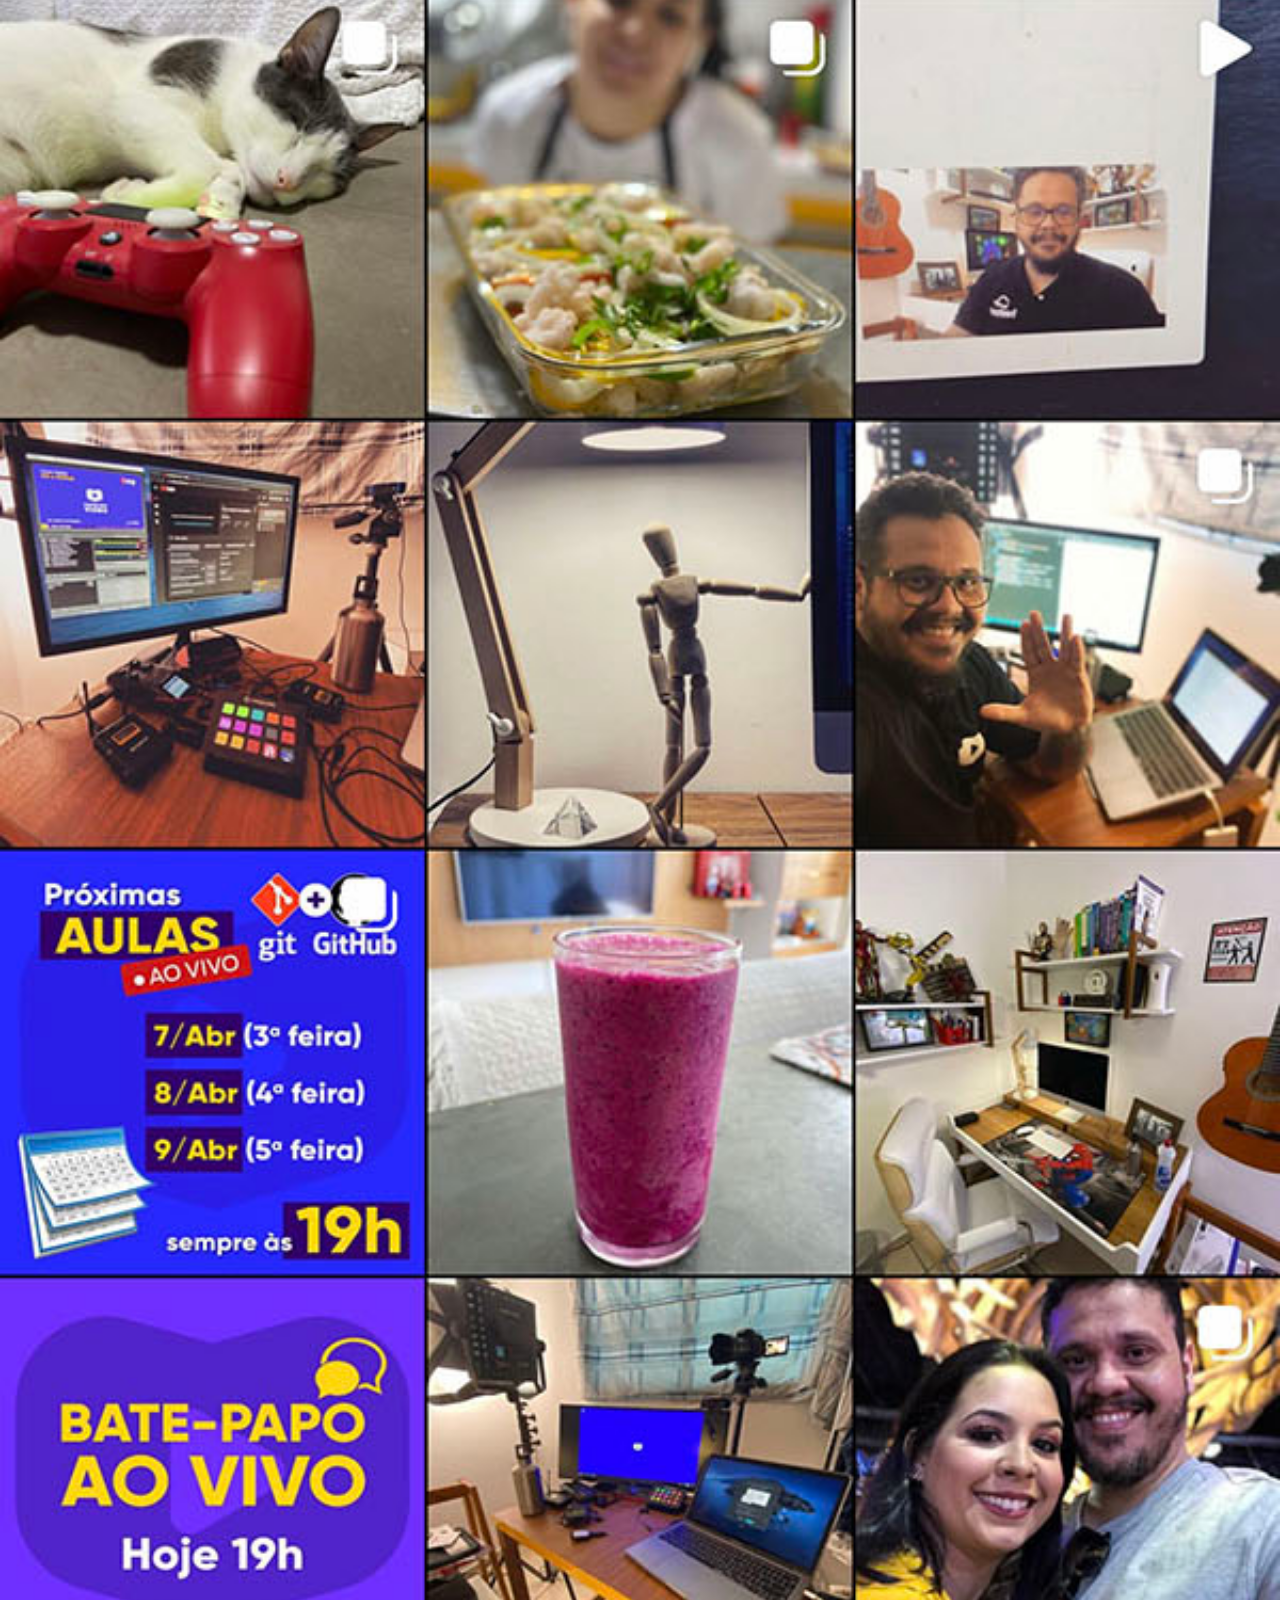
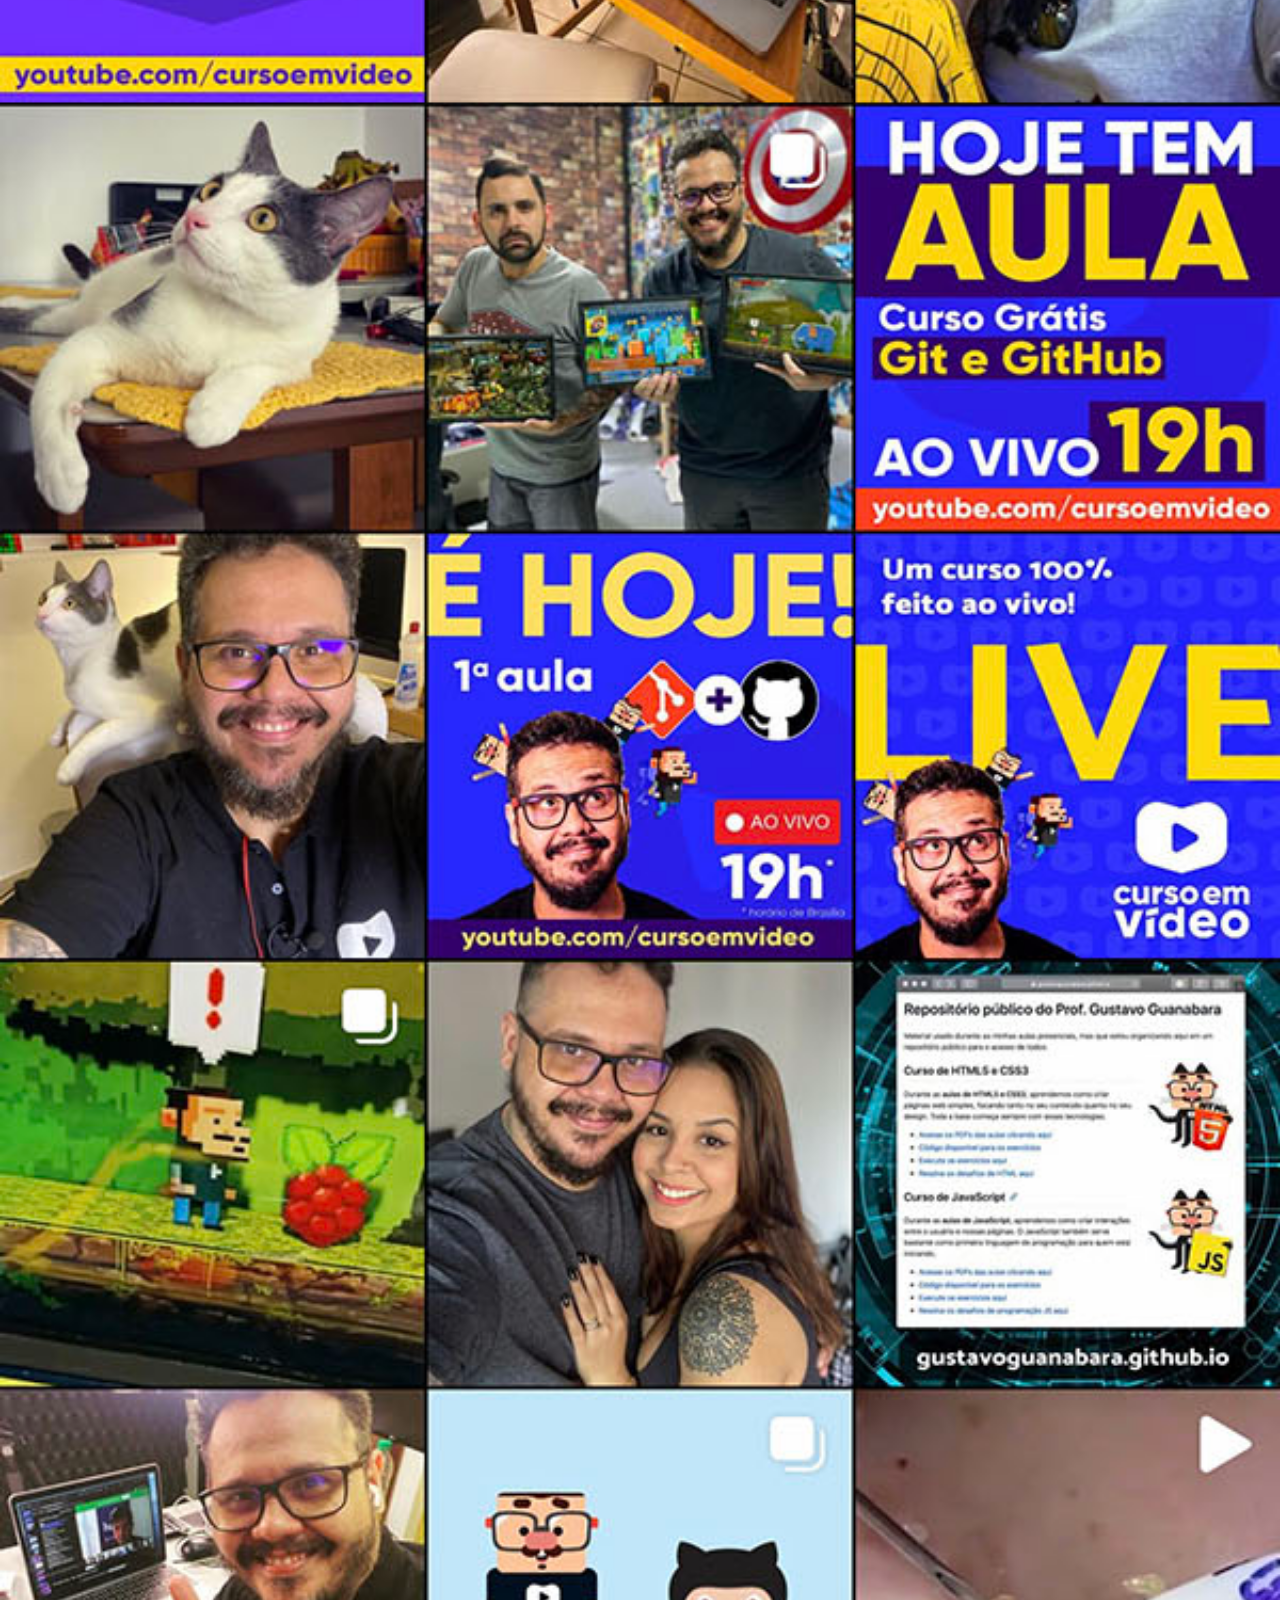
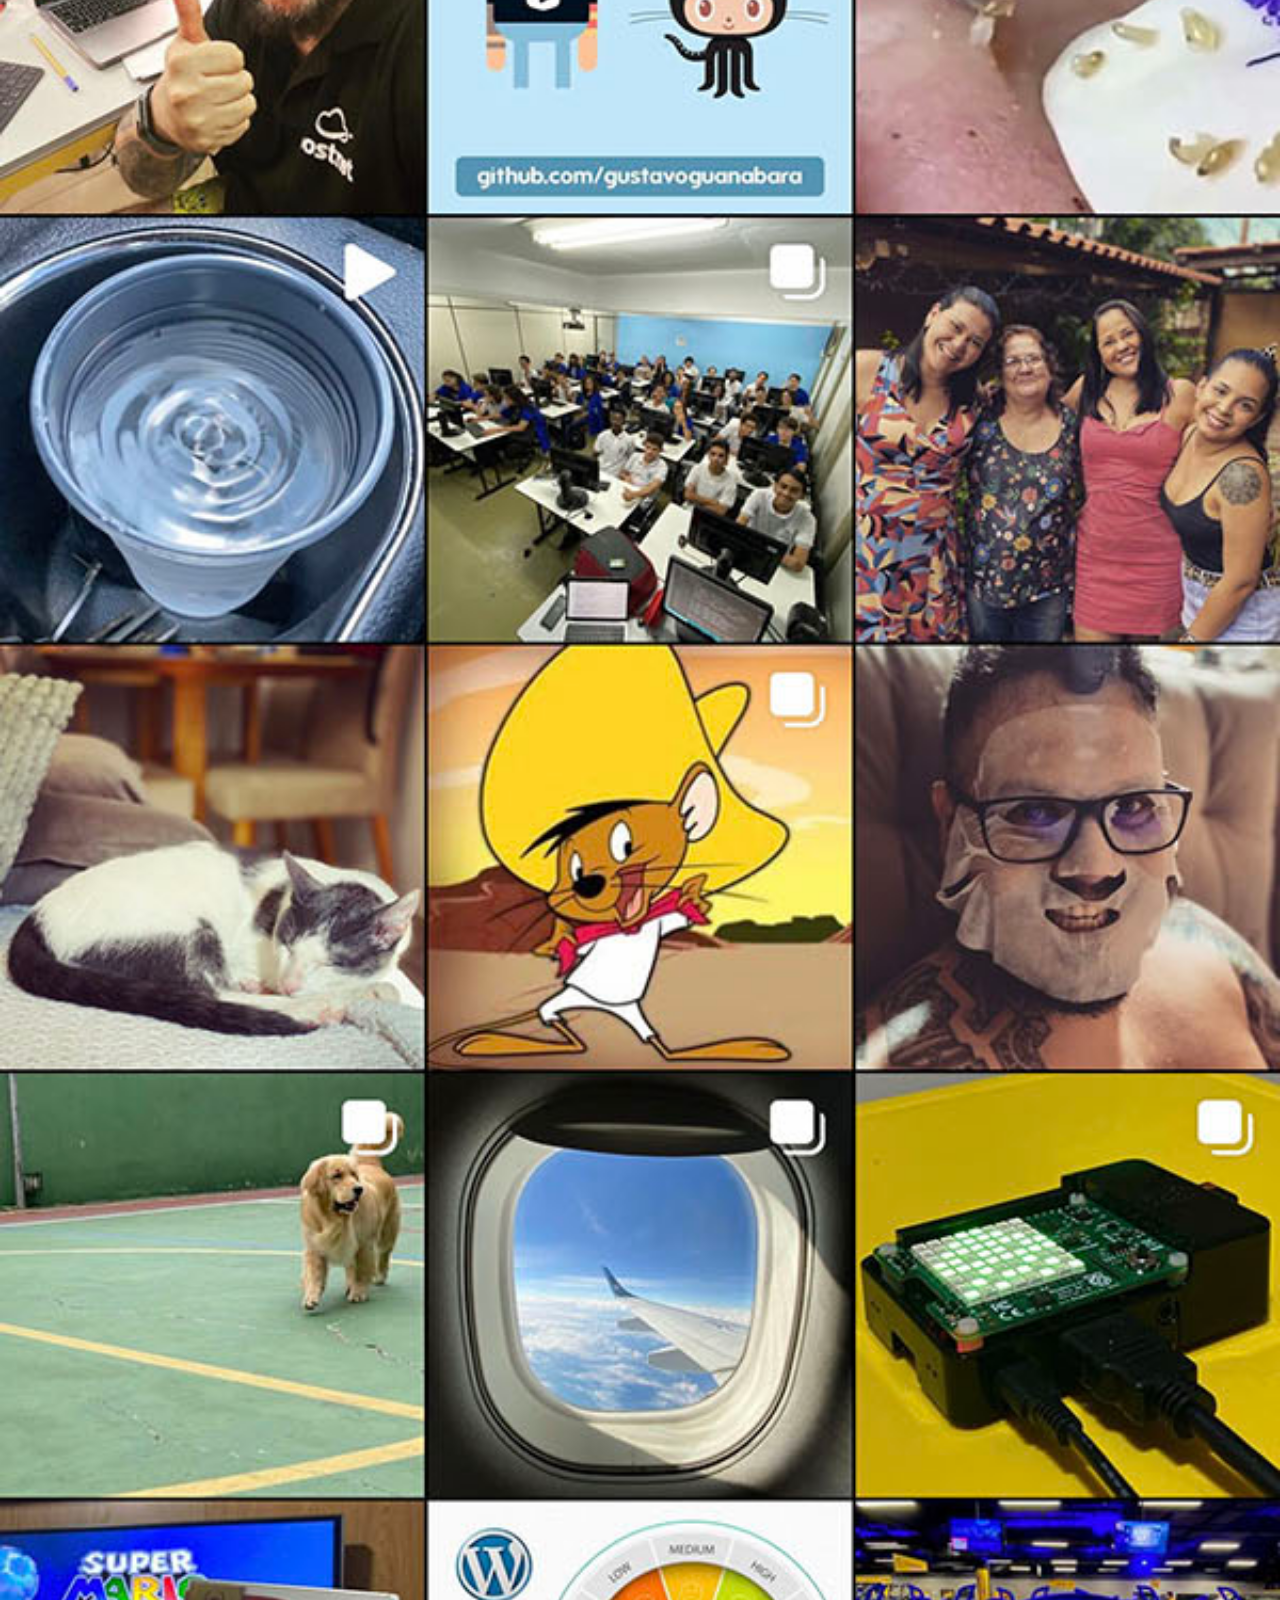
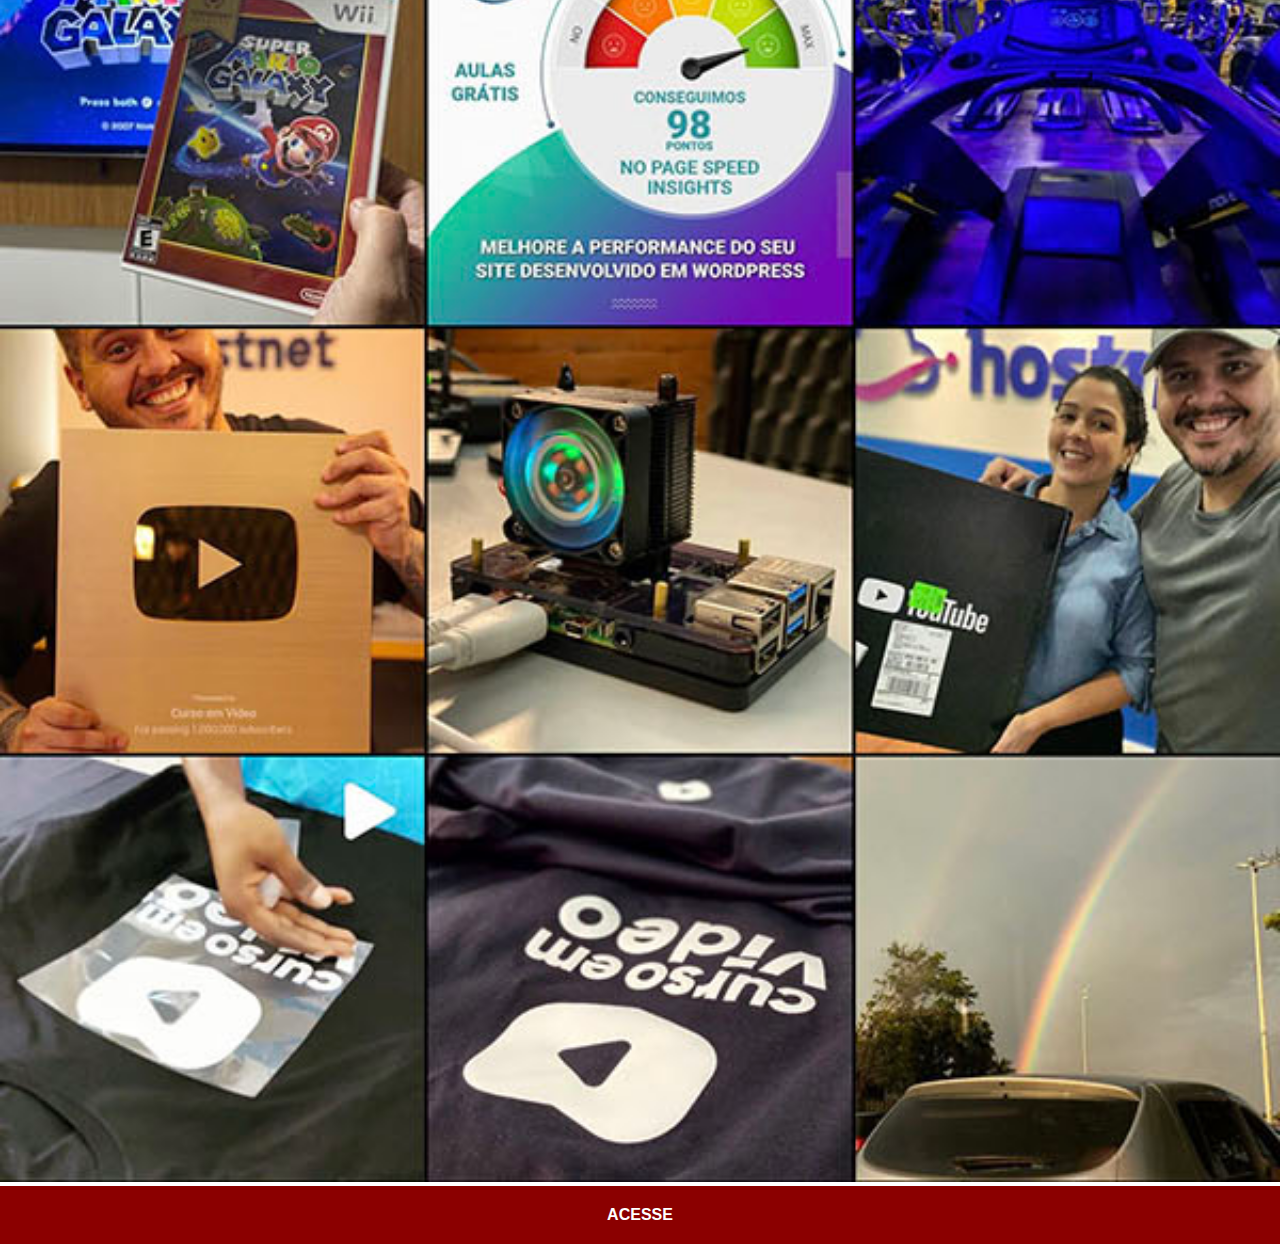
<file: instagram.html>
<!DOCTYPE html>
<html lang="pt-br">
<head>
    <meta charset="UTF-8">
    <meta http-equiv="X-UA-Compatible" content="IE=edge">
    <meta name="viewport" content="width=device-width, initial-scale=1.0">
    <title>Instagram</title>
    <link rel="stylesheet" href="estilos/social.css">
</head>
<body>
    <img src="imagens/tela-instagram.jpg" alt="Instagram"><a href="https://www.instagram.com/gustavoguanabara/" target="_blank">ACESSE</a>
</body>
</html>
</file>
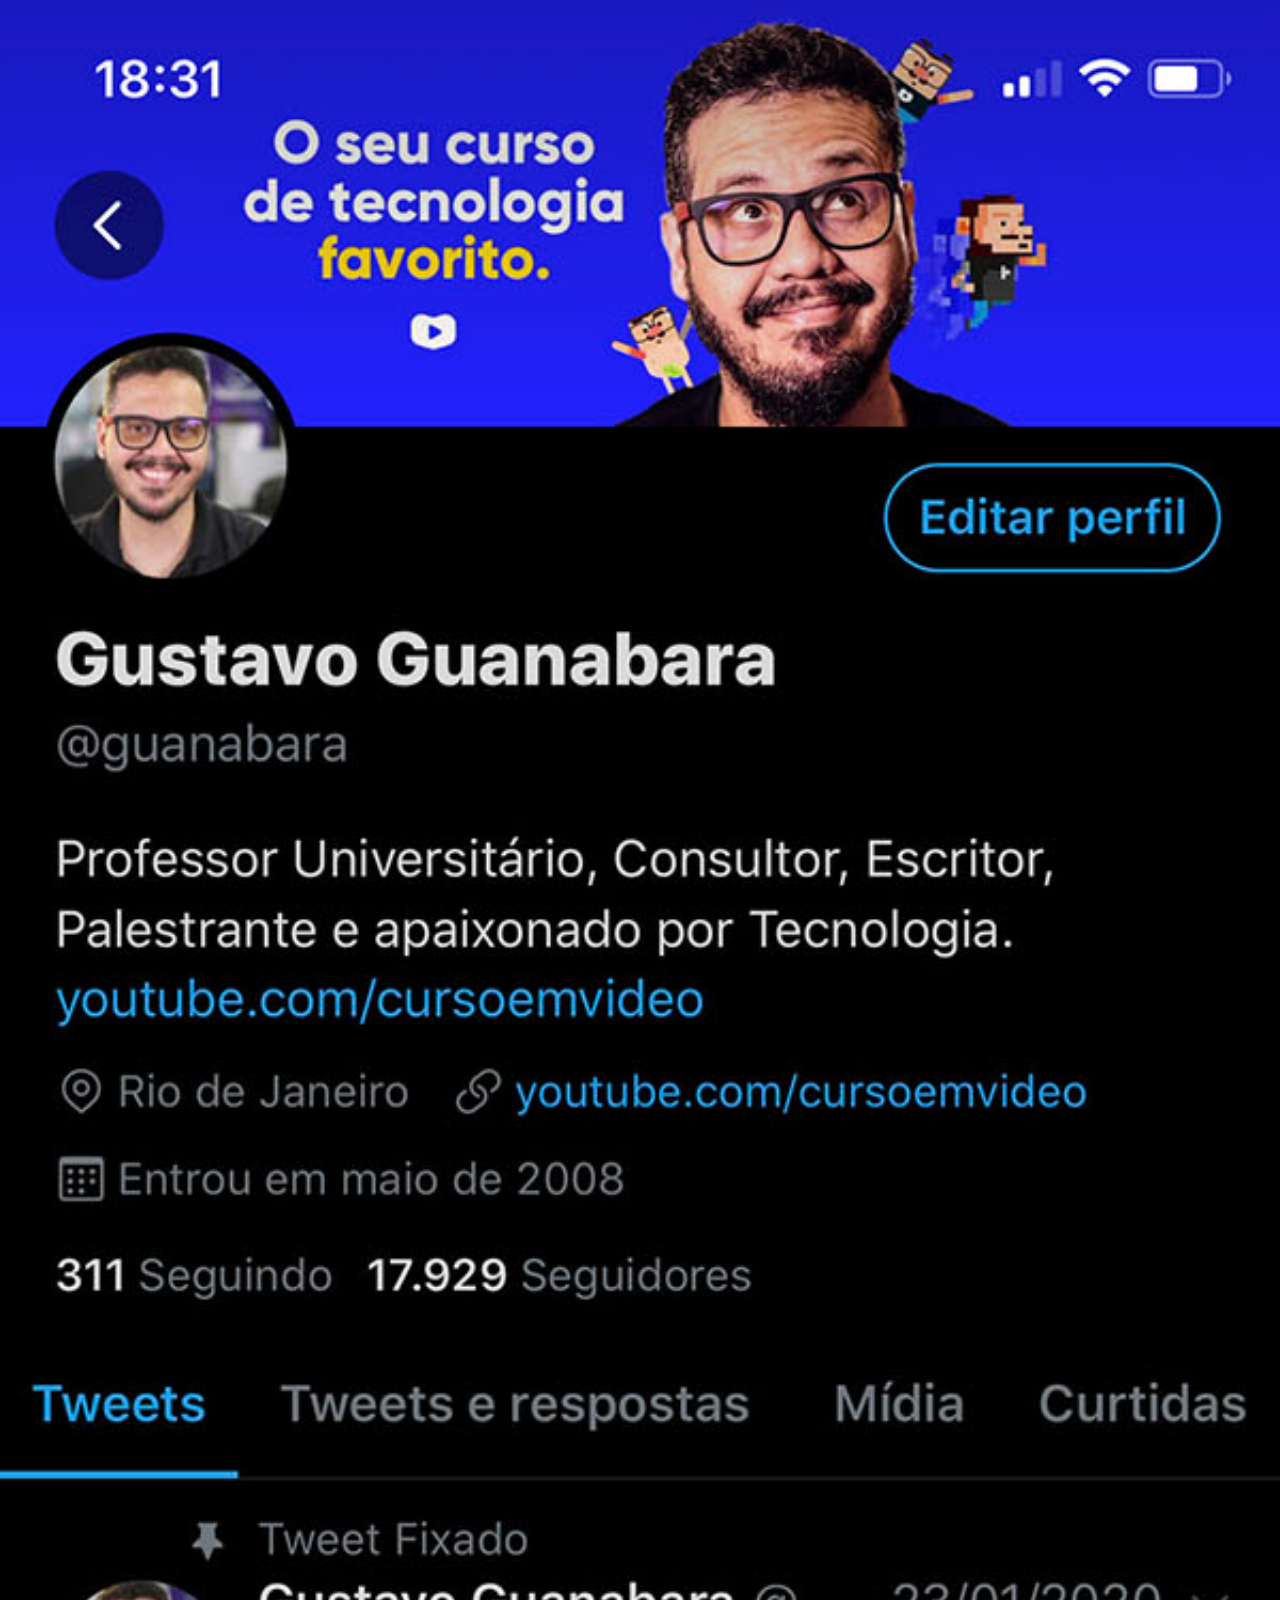
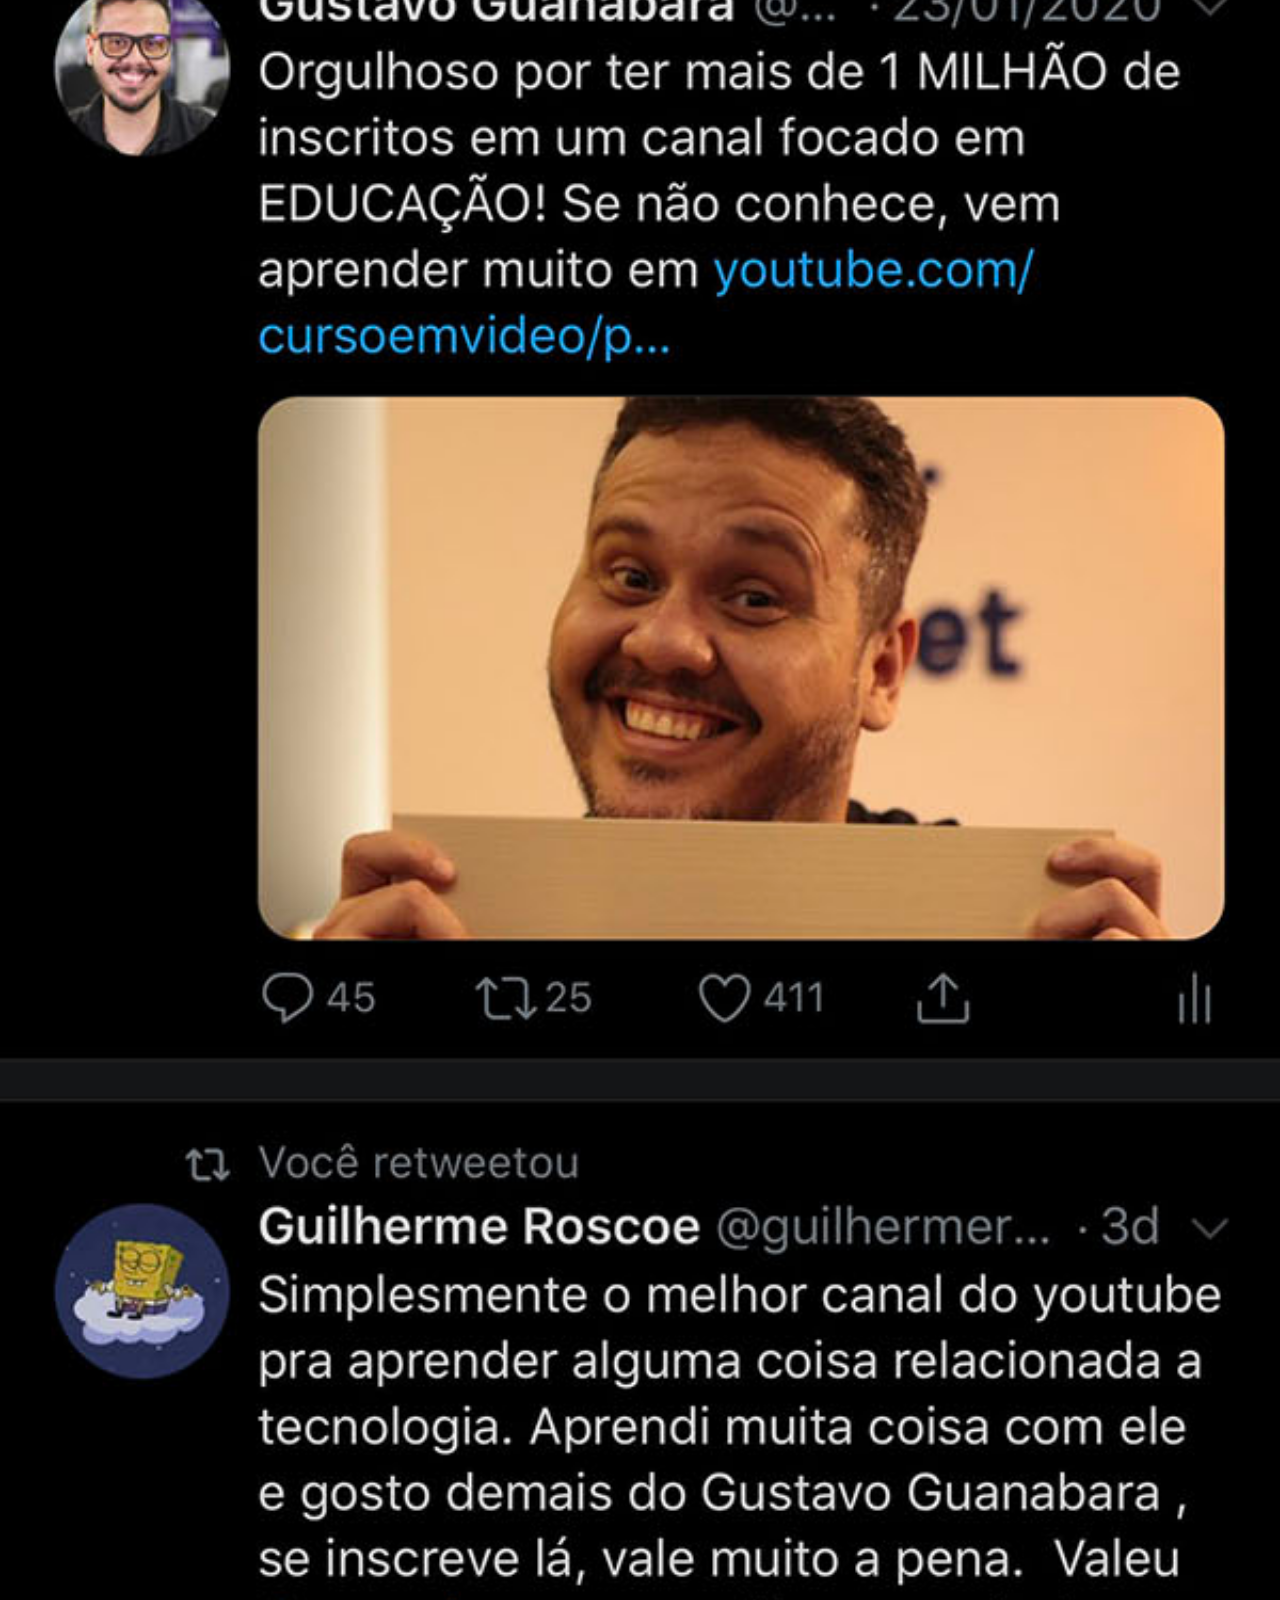
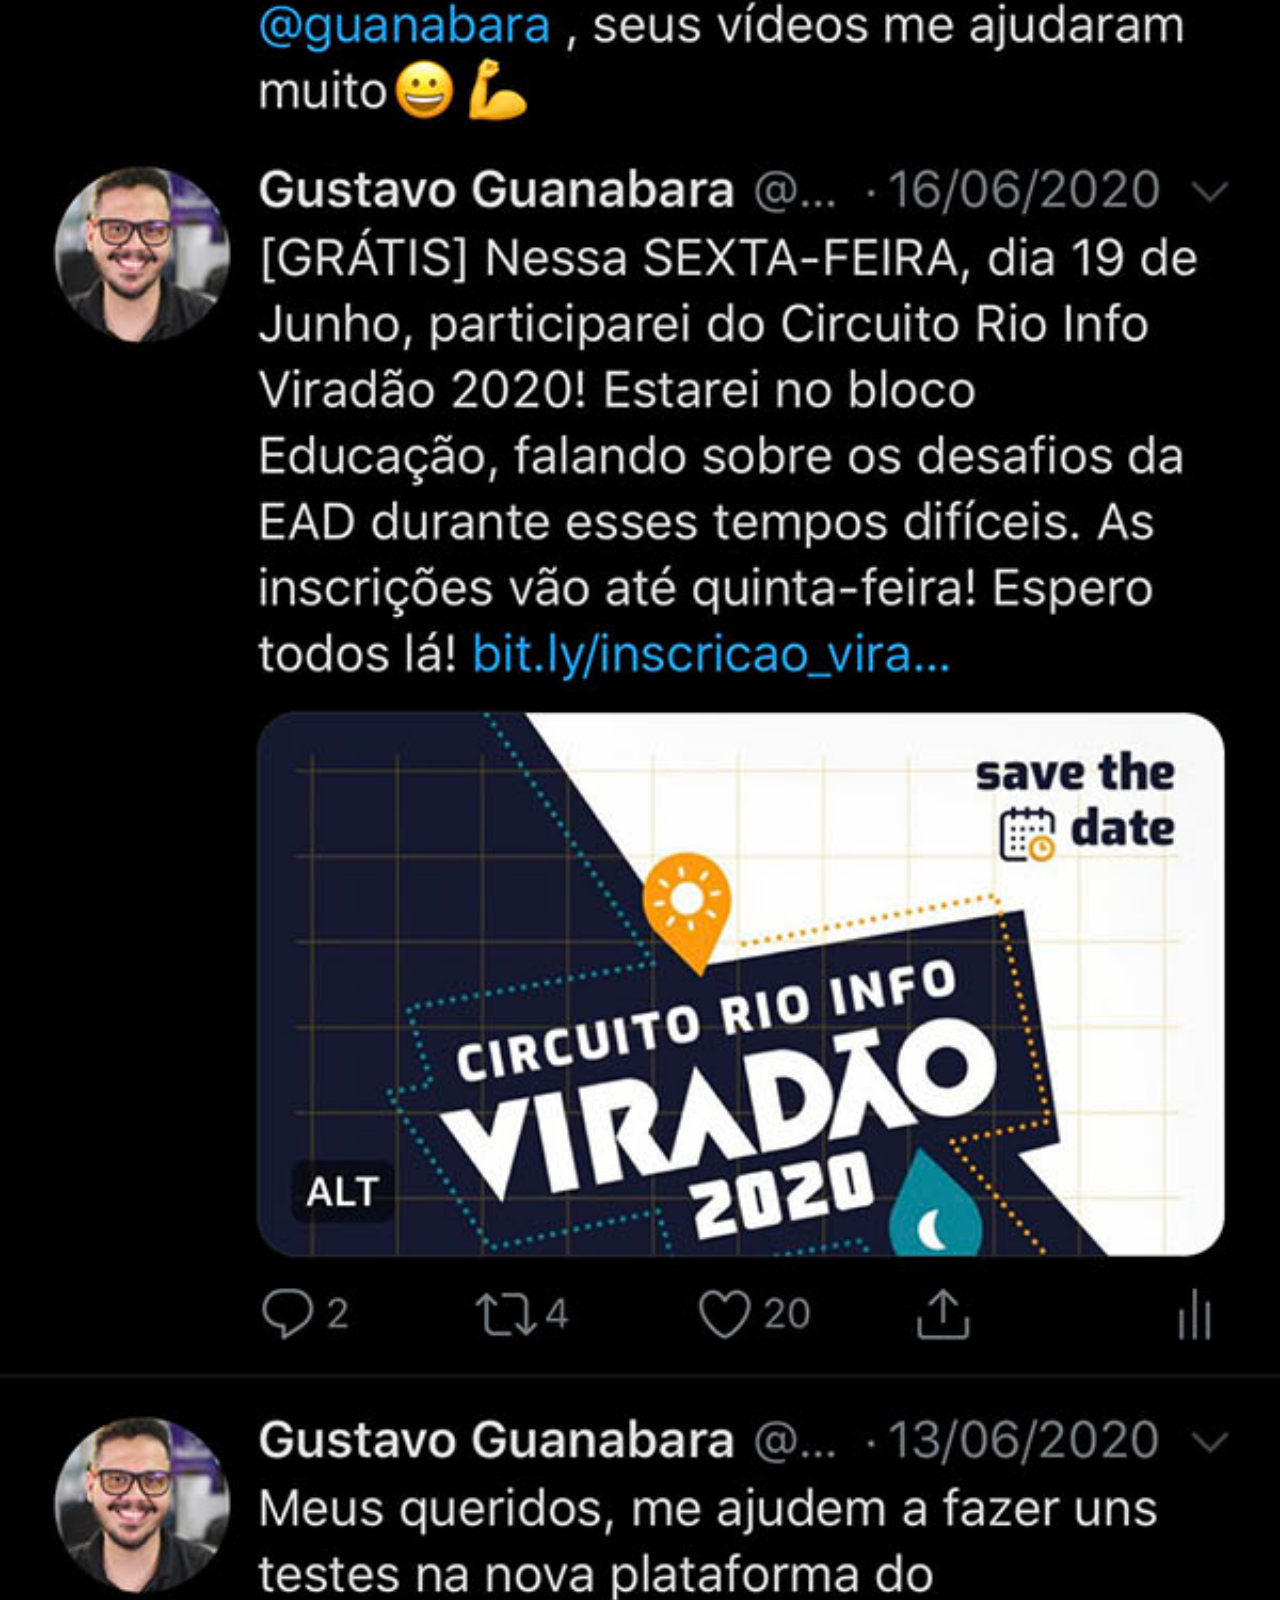
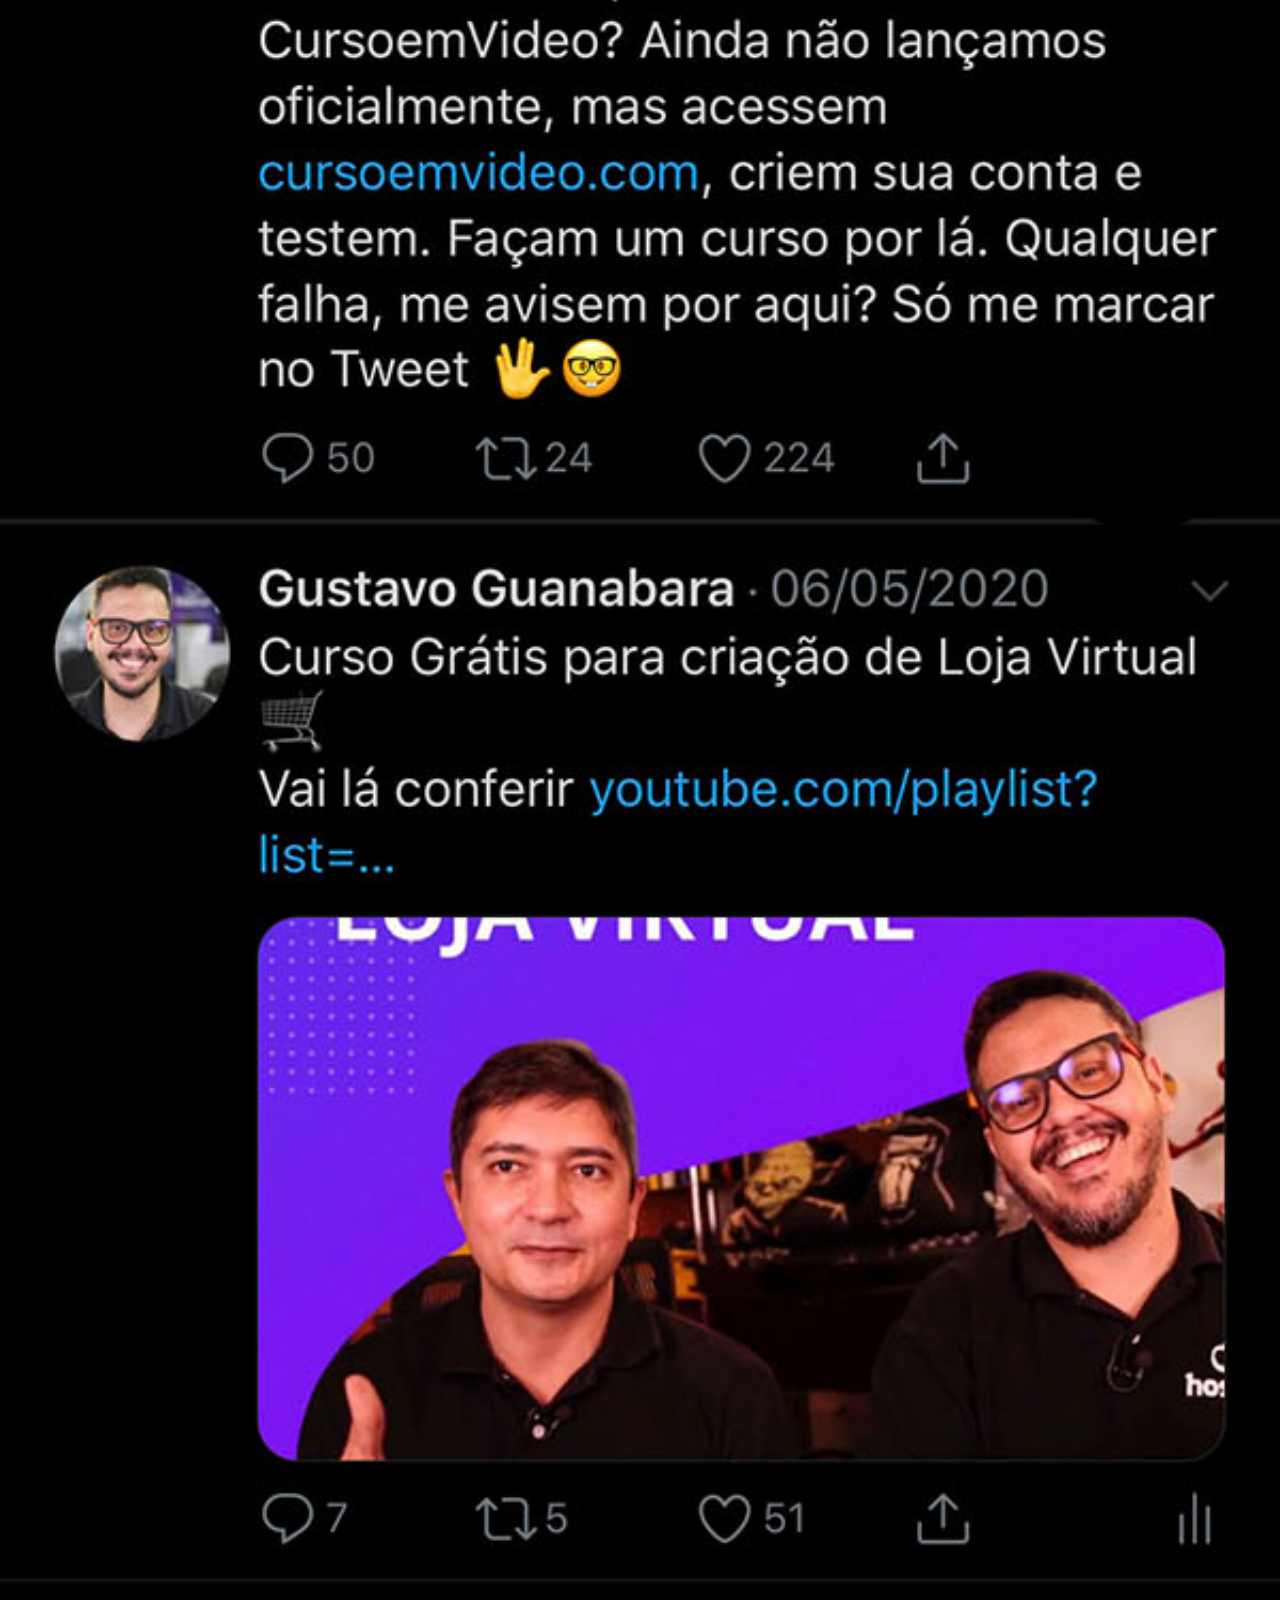
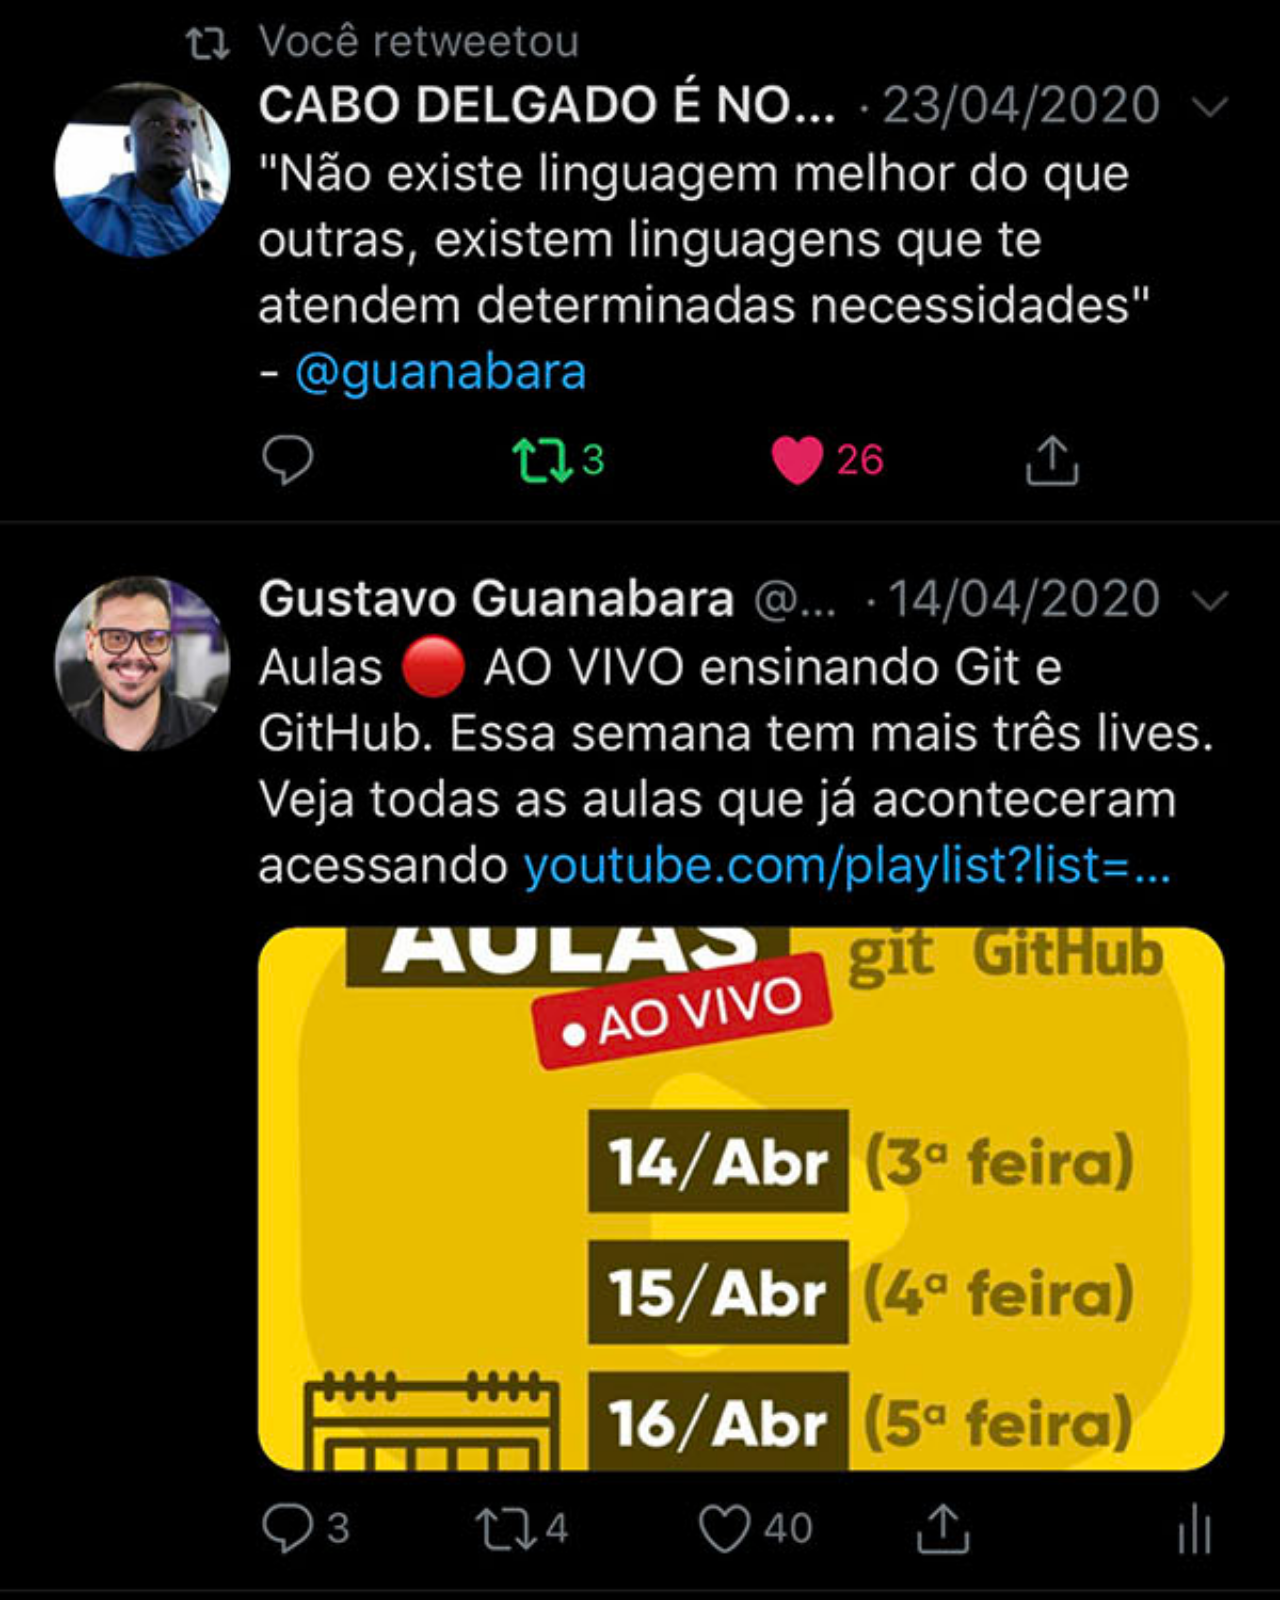
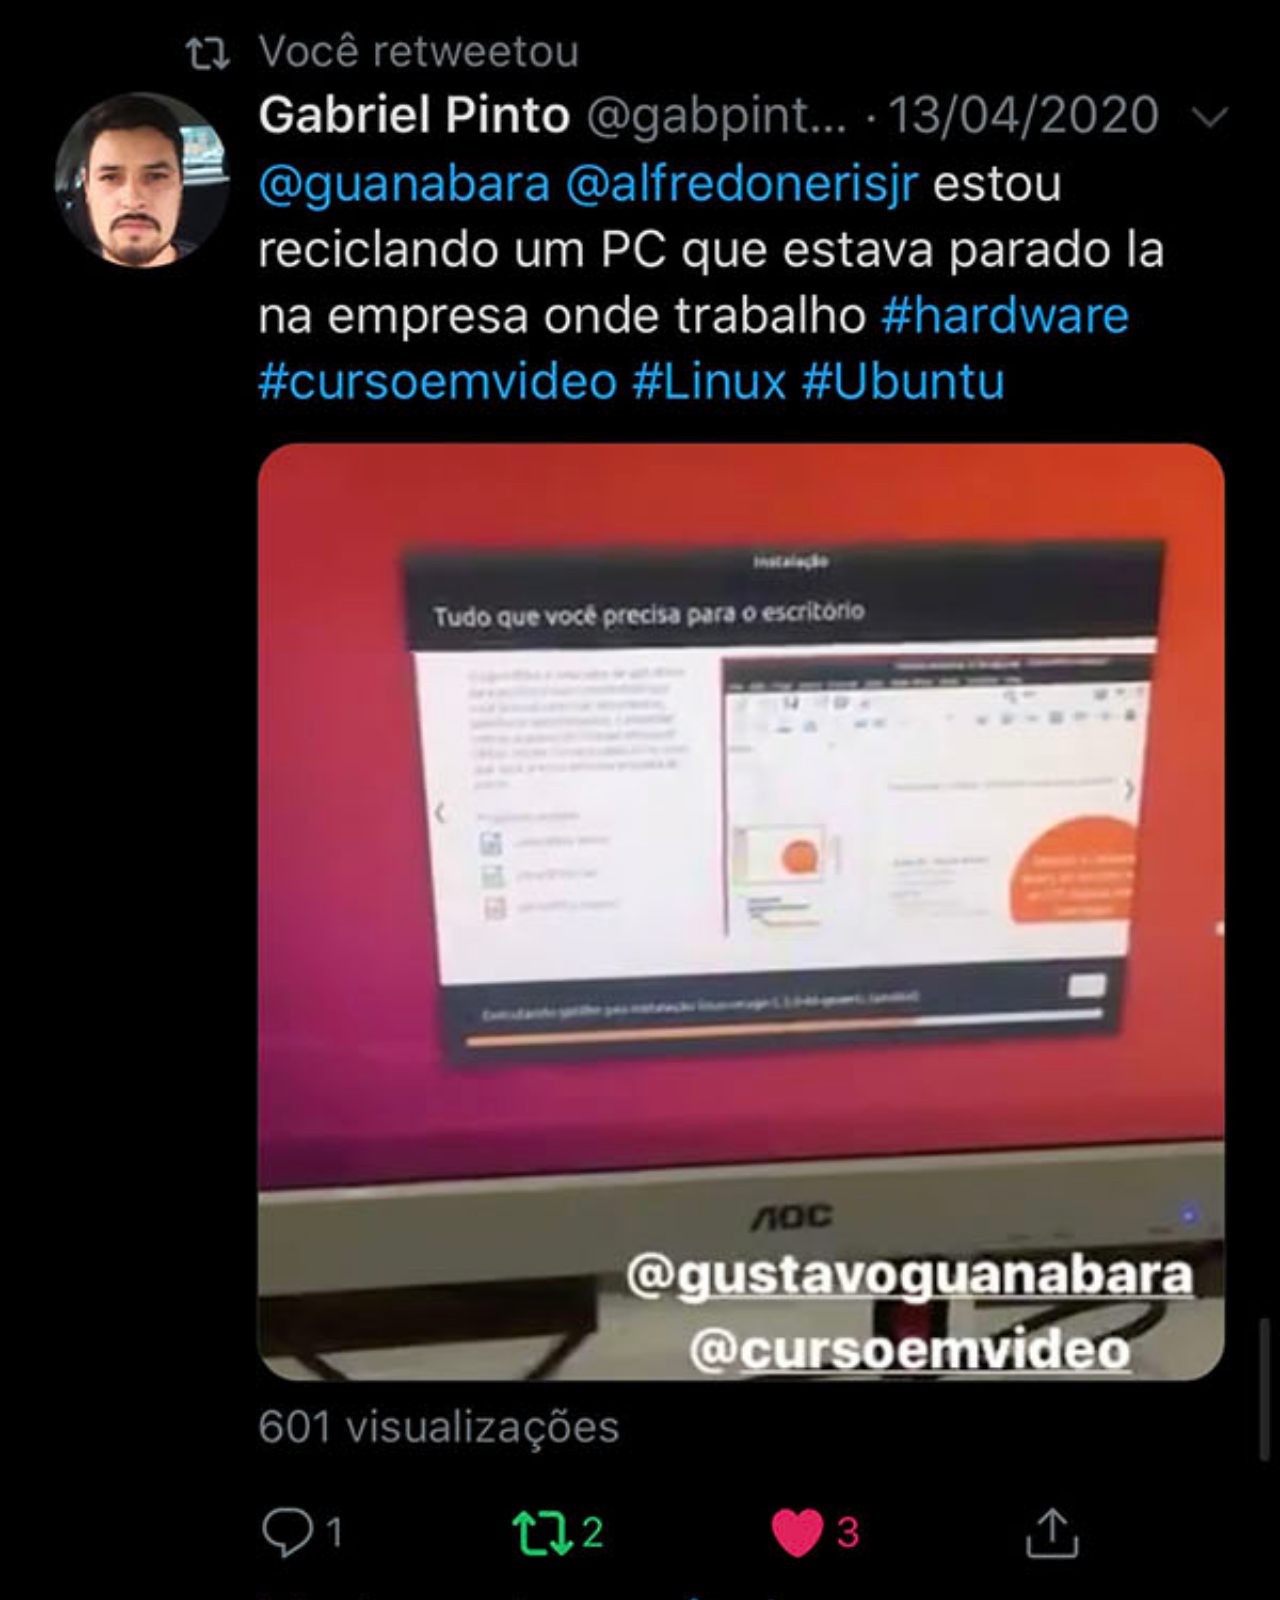
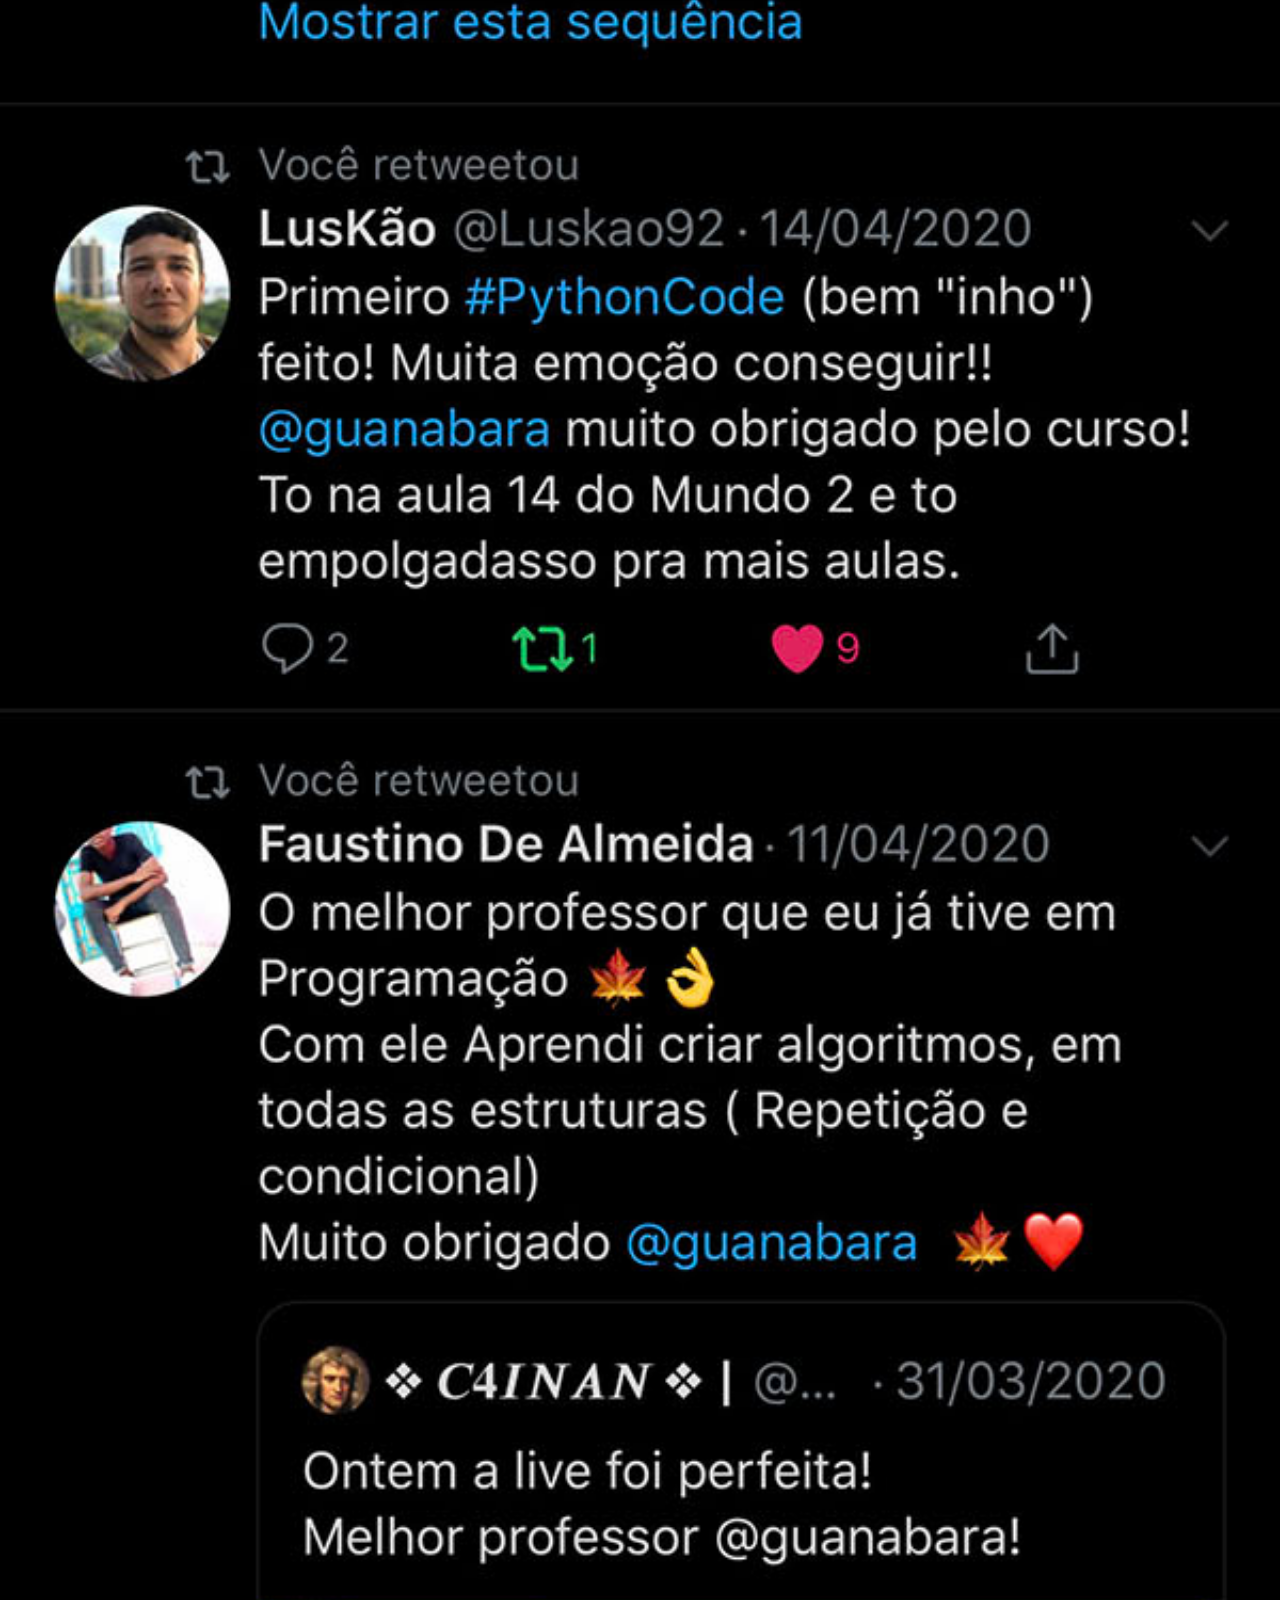
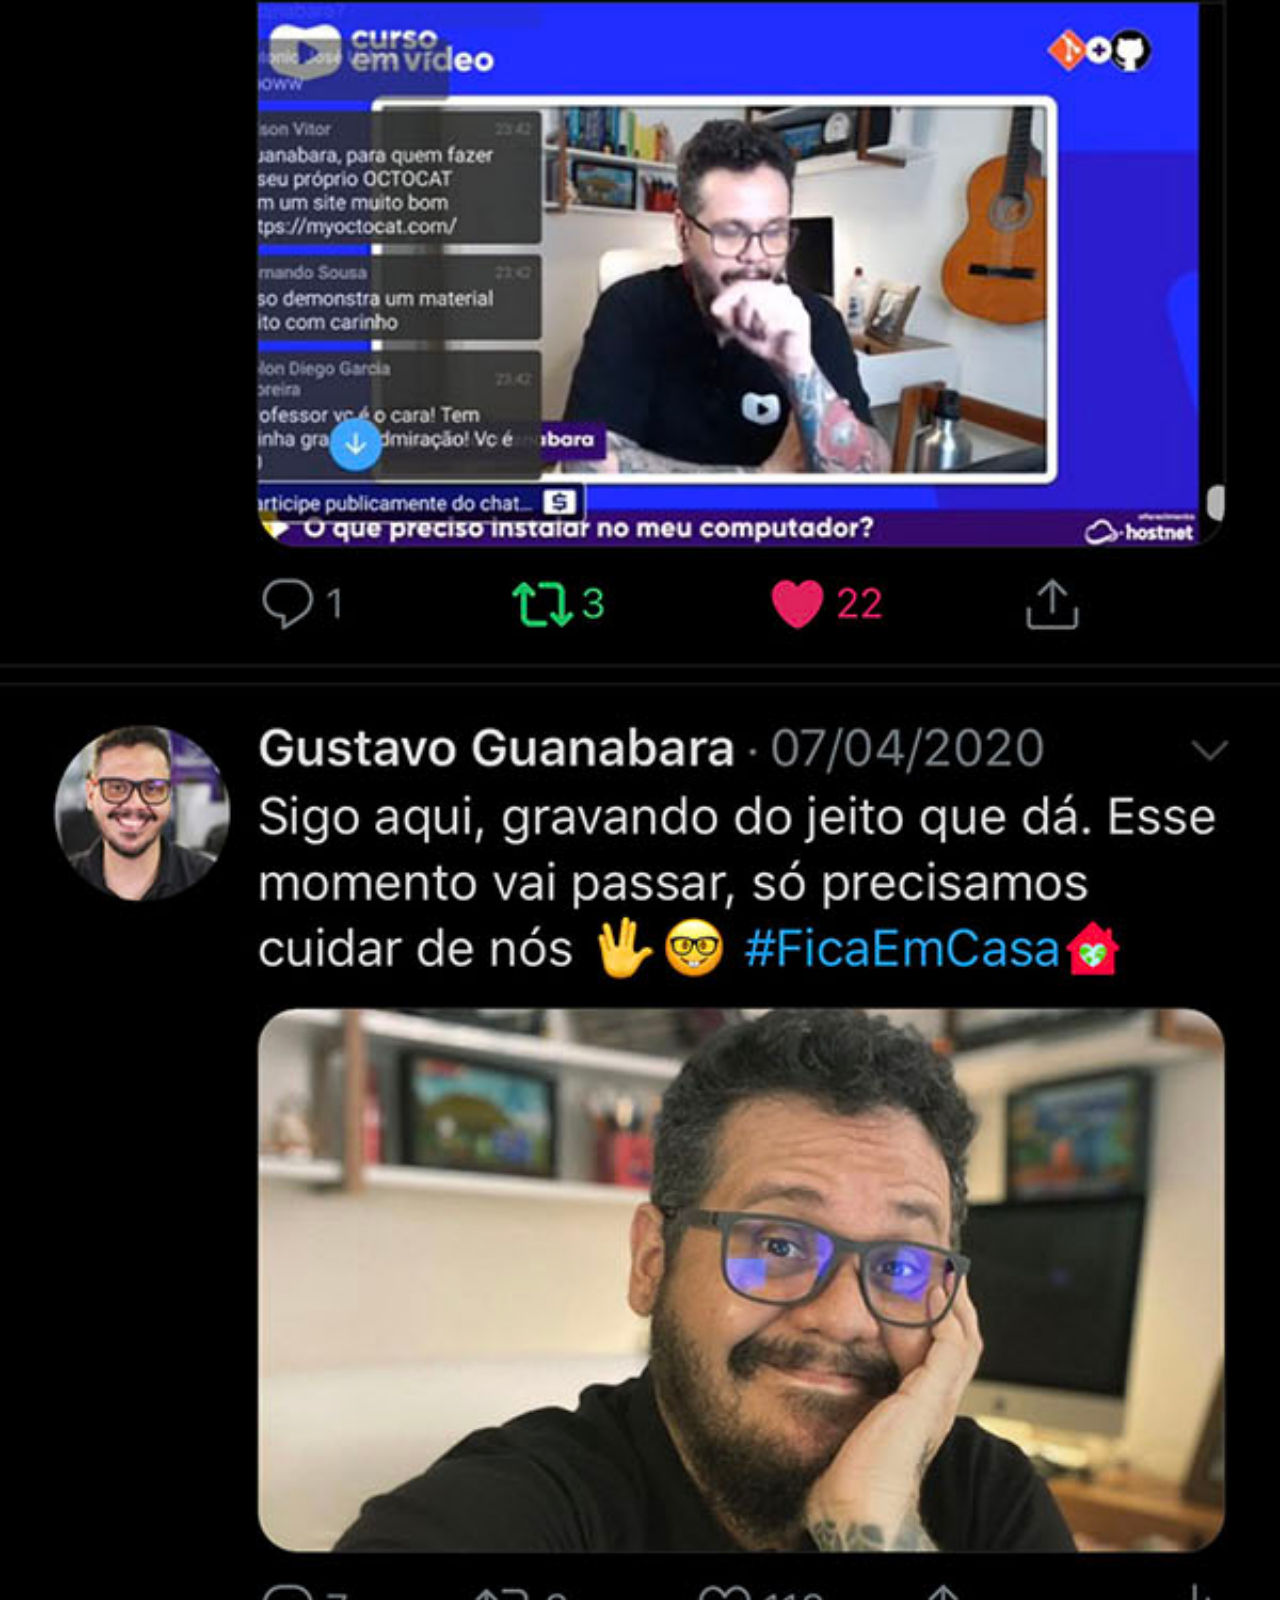
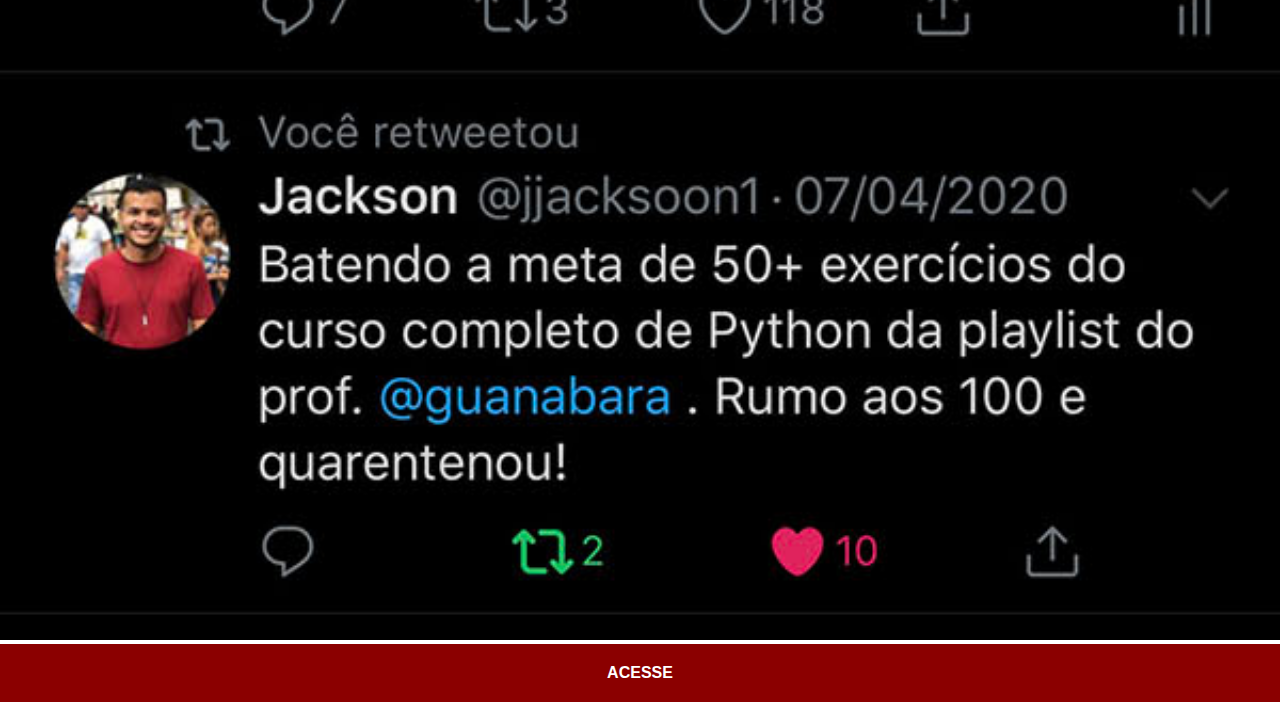
<file: twitter.html>
<!DOCTYPE html>
<html lang="pt-br">
<head>
    <meta charset="UTF-8">
    <meta http-equiv="X-UA-Compatible" content="IE=edge">
    <meta name="viewport" content="width=device-width, initial-scale=1.0">
    <title>Twitter</title>
    <link rel="stylesheet" href="estilos/social.css">
</head>
<body>
    <img src="imagens/tela-twitter.jpg" alt="Twitter">
    <a href="https://twitter.com/guanabara?t=p1EeWMtxjvooeKUSBue4GA&s=35">ACESSE</a>
</body>
</html>
</file>
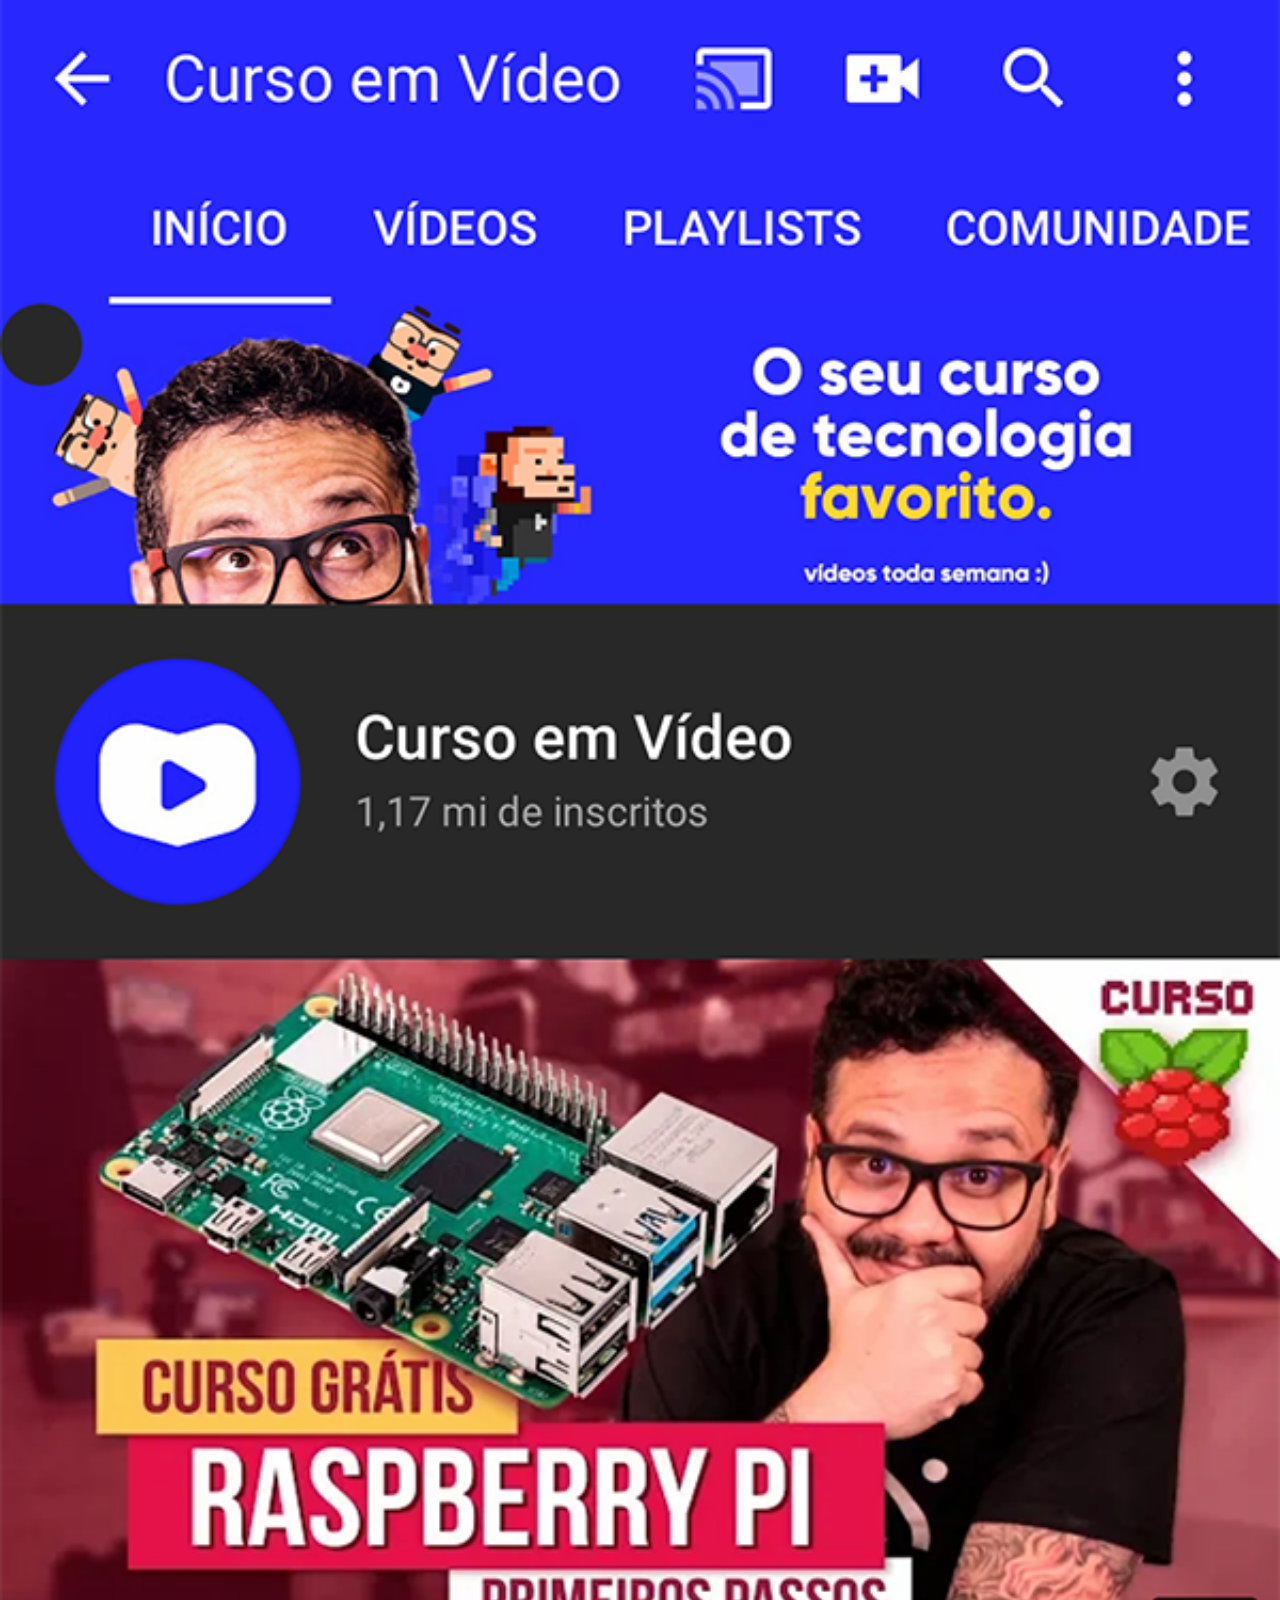
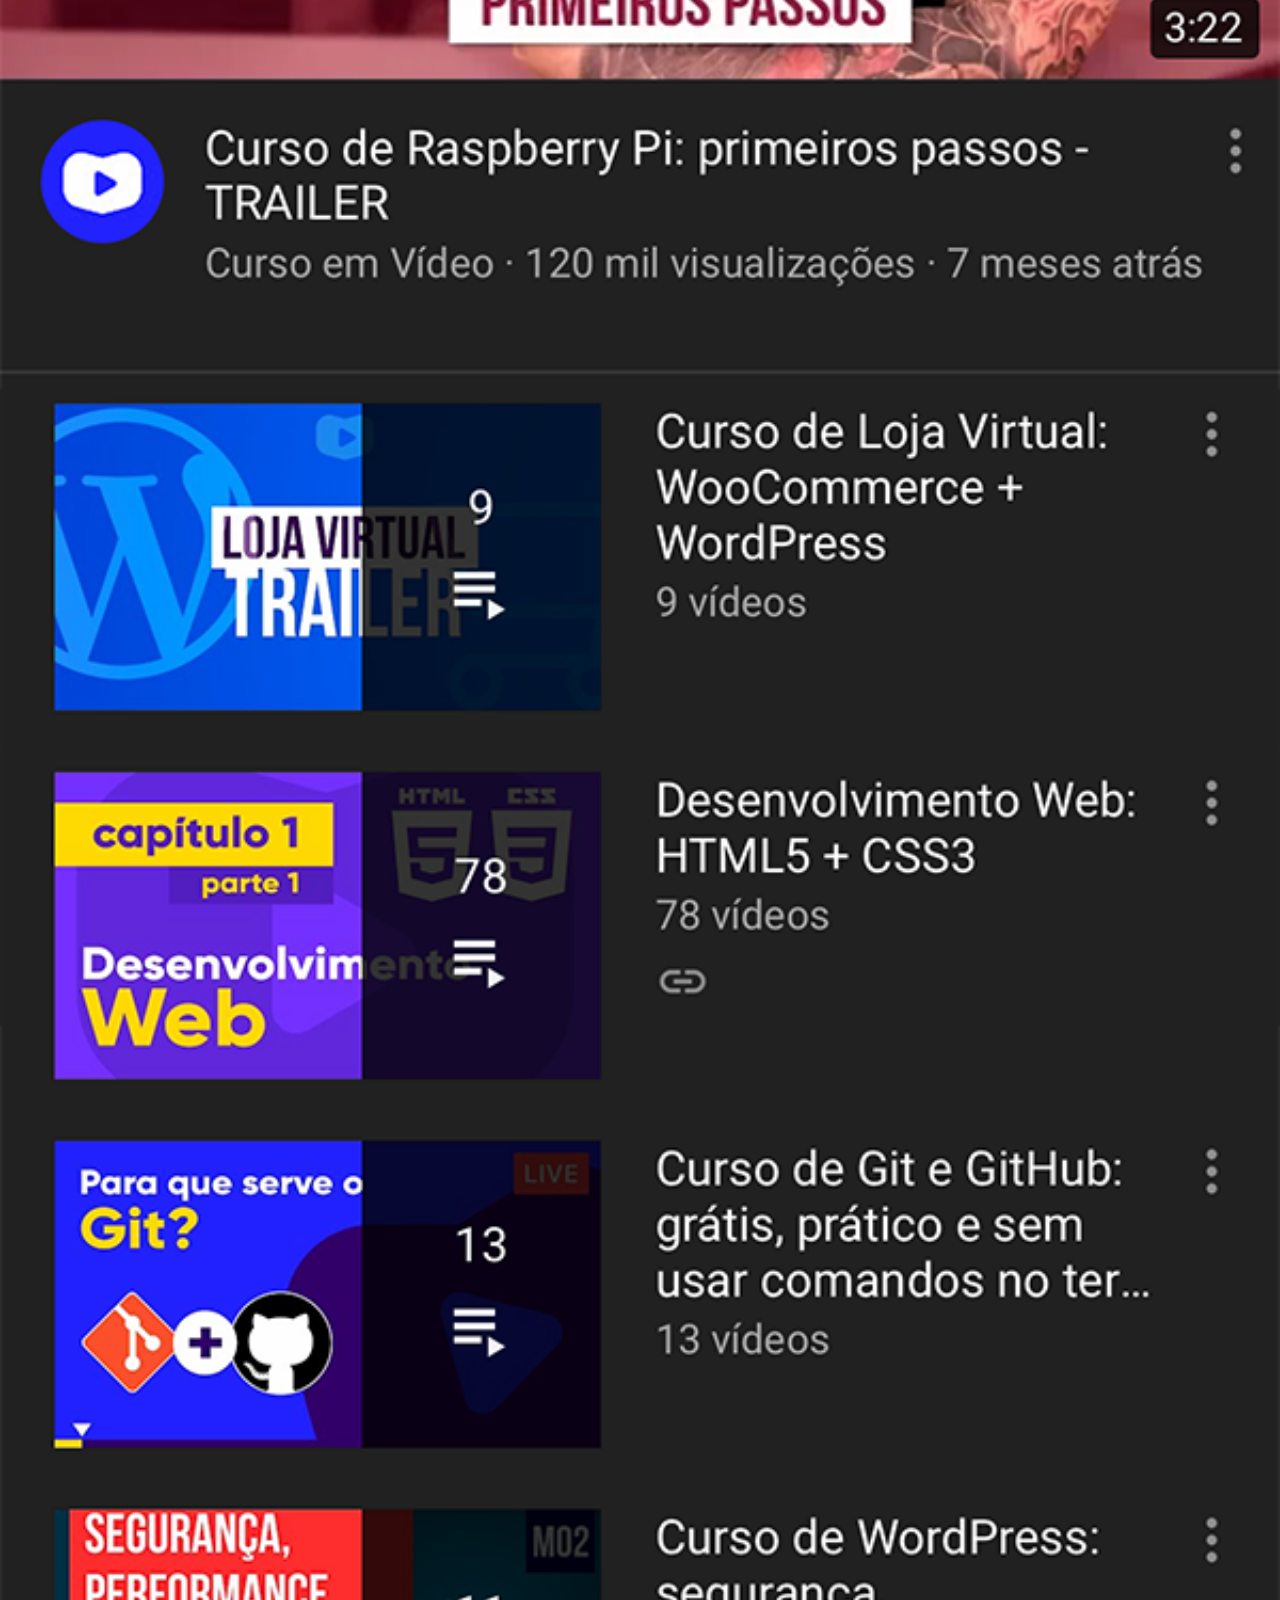
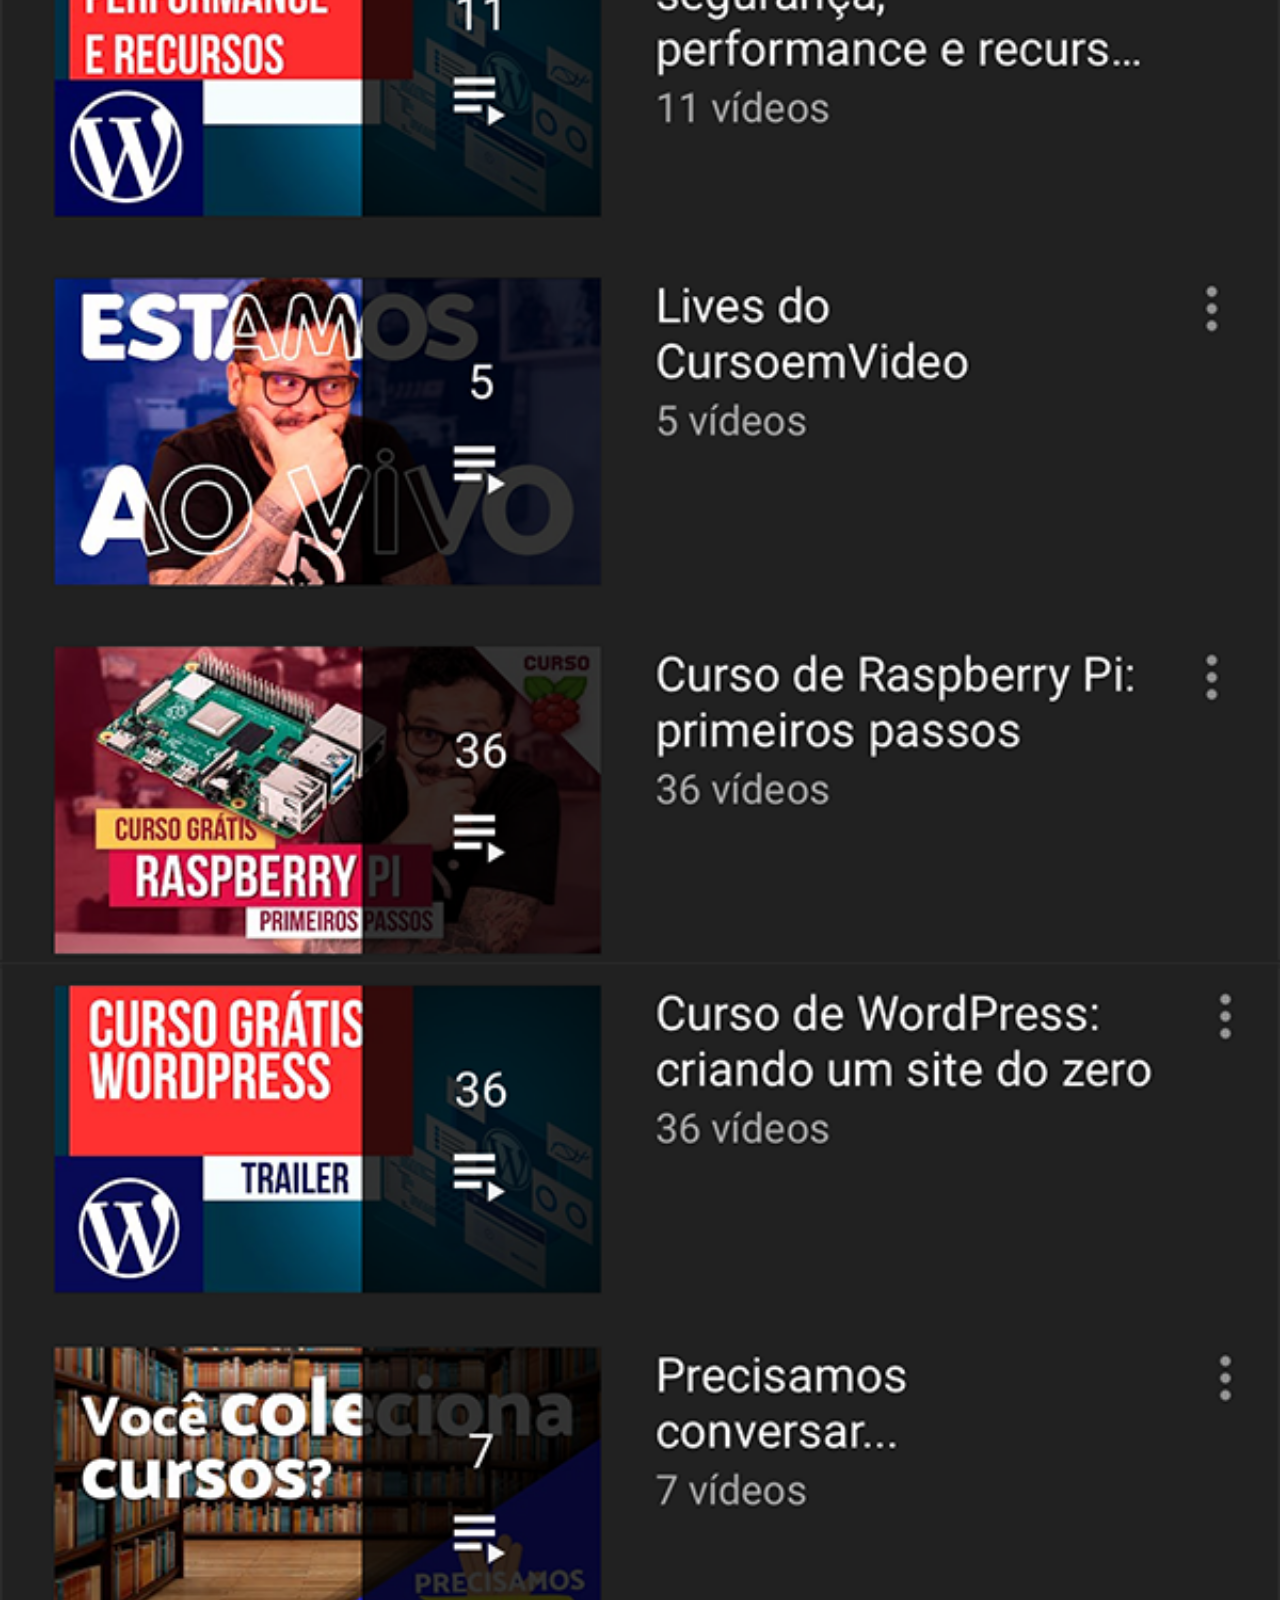
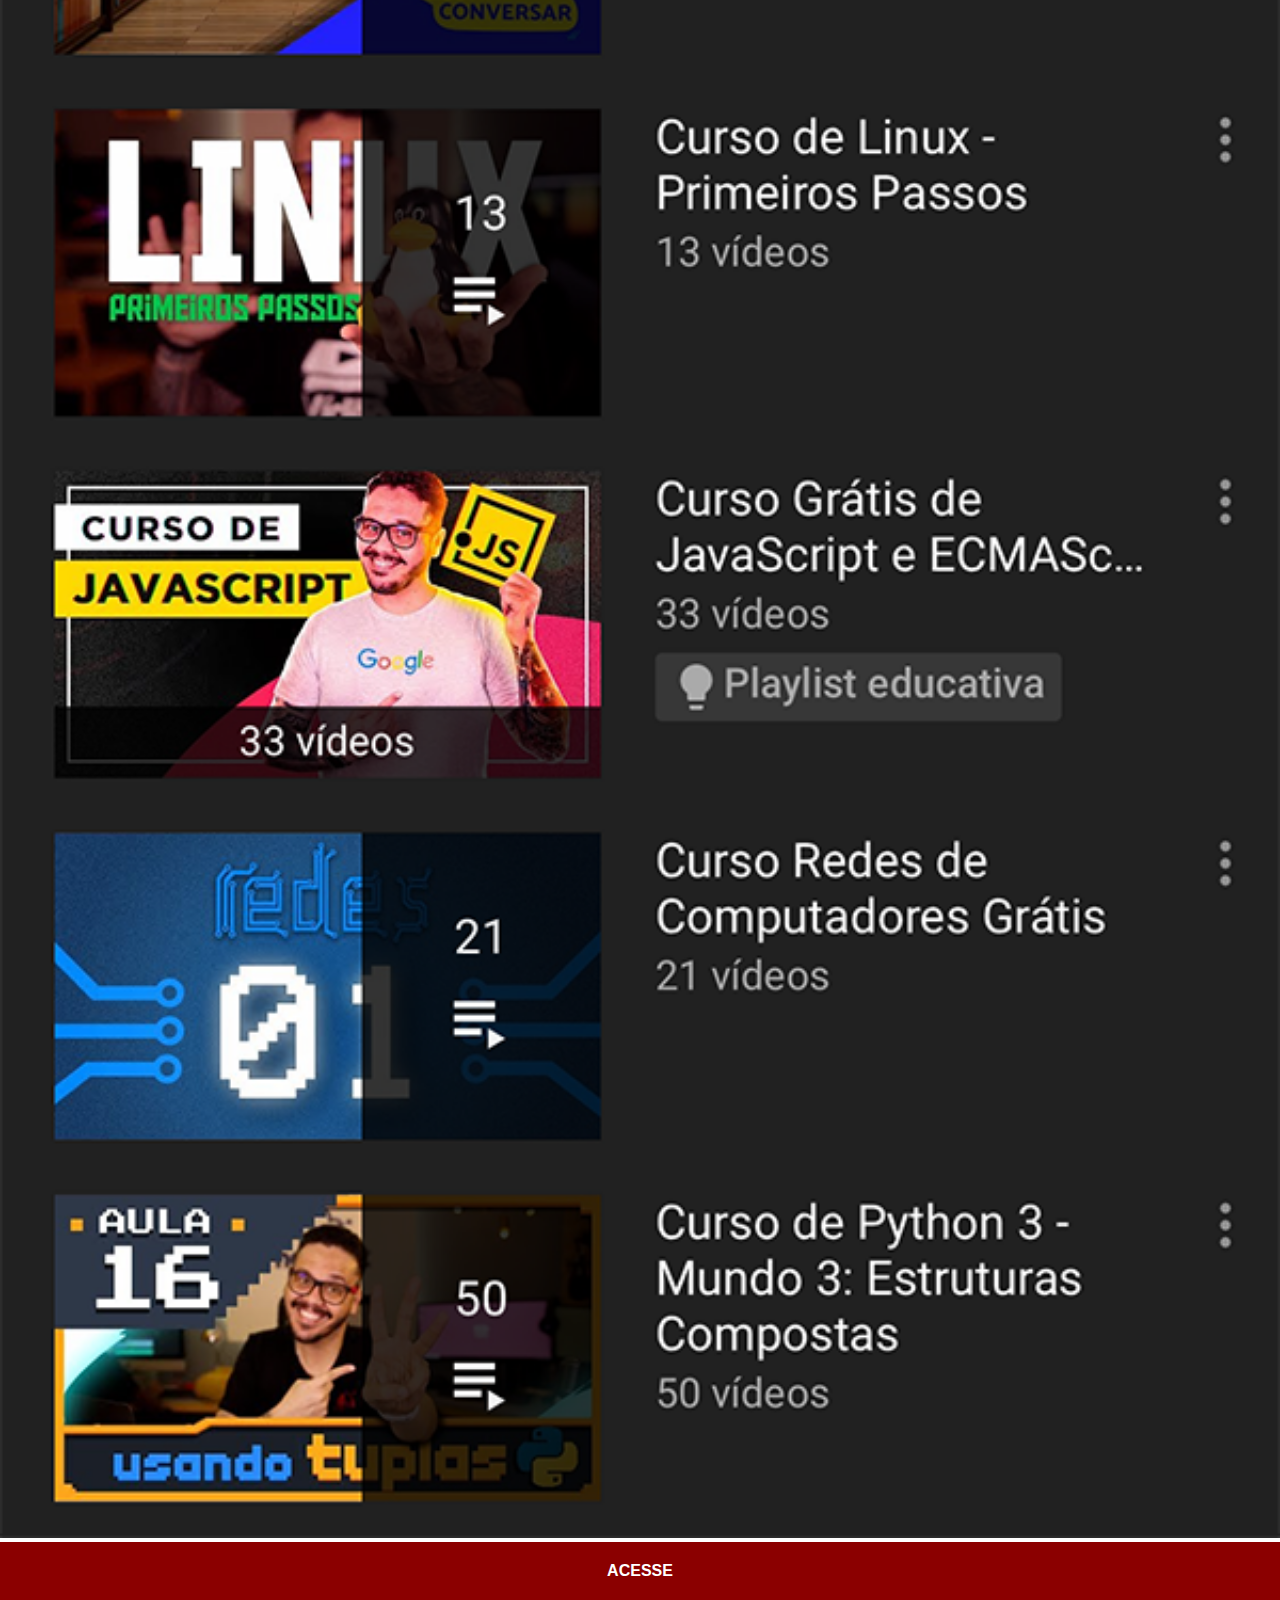
<file: youtube.html>
<!DOCTYPE html>
<html lang="pt-br">
<head>
    <meta charset="UTF-8">
    <meta http-equiv="X-UA-Compatible" content="IE=edge">
    <meta name="viewport" content="width=device-width, initial-scale=1.0">
    <title>Youtube</title>
    <link rel="stylesheet" href="estilos/social.css">
</head>
<body>
    <img src="imagens/tela-youtube.png" alt="Youtube">
    <a href="https://www.youtube.com/@CursoemVideo/playlists" target="_blank">ACESSE</a>
</body>
</html>
</file>
<file: estilos/style.css>
@charset "UTF-8";

* {
    margin: 0px;
    padding: 0px;
    font-family: Arial, Helvetica, sans-serif;
}

html, body {
    height: 100vh;
    width: 100vw;
}

body {
    background: url('../imagens/fundo-madeira.jpg') no-repeat top center;
    background-size: cover;
    background-attachment: fixed;
}

main {
    position: relative;
    height: 100vh;
}

section#telefone {
    position: absolute;
    top: 50%;
    left: 50%;
    transform: translate(-50%, -50%);

    height: 627px;
    width: 311px;
    background:  url('../imagens/frame-iphone.png') no-repeat;
}

iframe#tela {
    position: relative;
    top: 81px;
    left: 23px;
    width: 266px;
    height: 470px;
}

section#redes-sociais {
    text-align: right;
}

section#redes-sociais img {
    width: 50px;
    margin: 10px;
    border-radius: 50%;
    box-shadow: 2px 2px 5px rgba(0, 0, 0, 0.404);
    box-sizing: border-box;
}

section#redes-sociais img:hover {
    border: 2px solid rgba(255, 255, 255, 0.637);
    transform: translate(-3px, -3px);
    box-shadow: 5px 5px 10px rgba(0, 0, 0, 0.815);
    transition: transfom .3s, border 1s;
}
</file>
<file: estilos/social.css>
@charset "UTF-8";

* {
    margin: 0px;
    padding: 0px;
    font-family: Arial, Helvetica, sans-serif;
}

::-webkit-scrollbar {
    width: 0px;
    height: 0px;
}

img {
    width: 100vw;
}

a {
    display: block;
    background-color: darkred;
    color: white;
    padding: 20px;
    text-align: center;
    font-weight: bolder;
    text-decoration: none;
}

a:hover {
    background-color: red;
}
</file>
